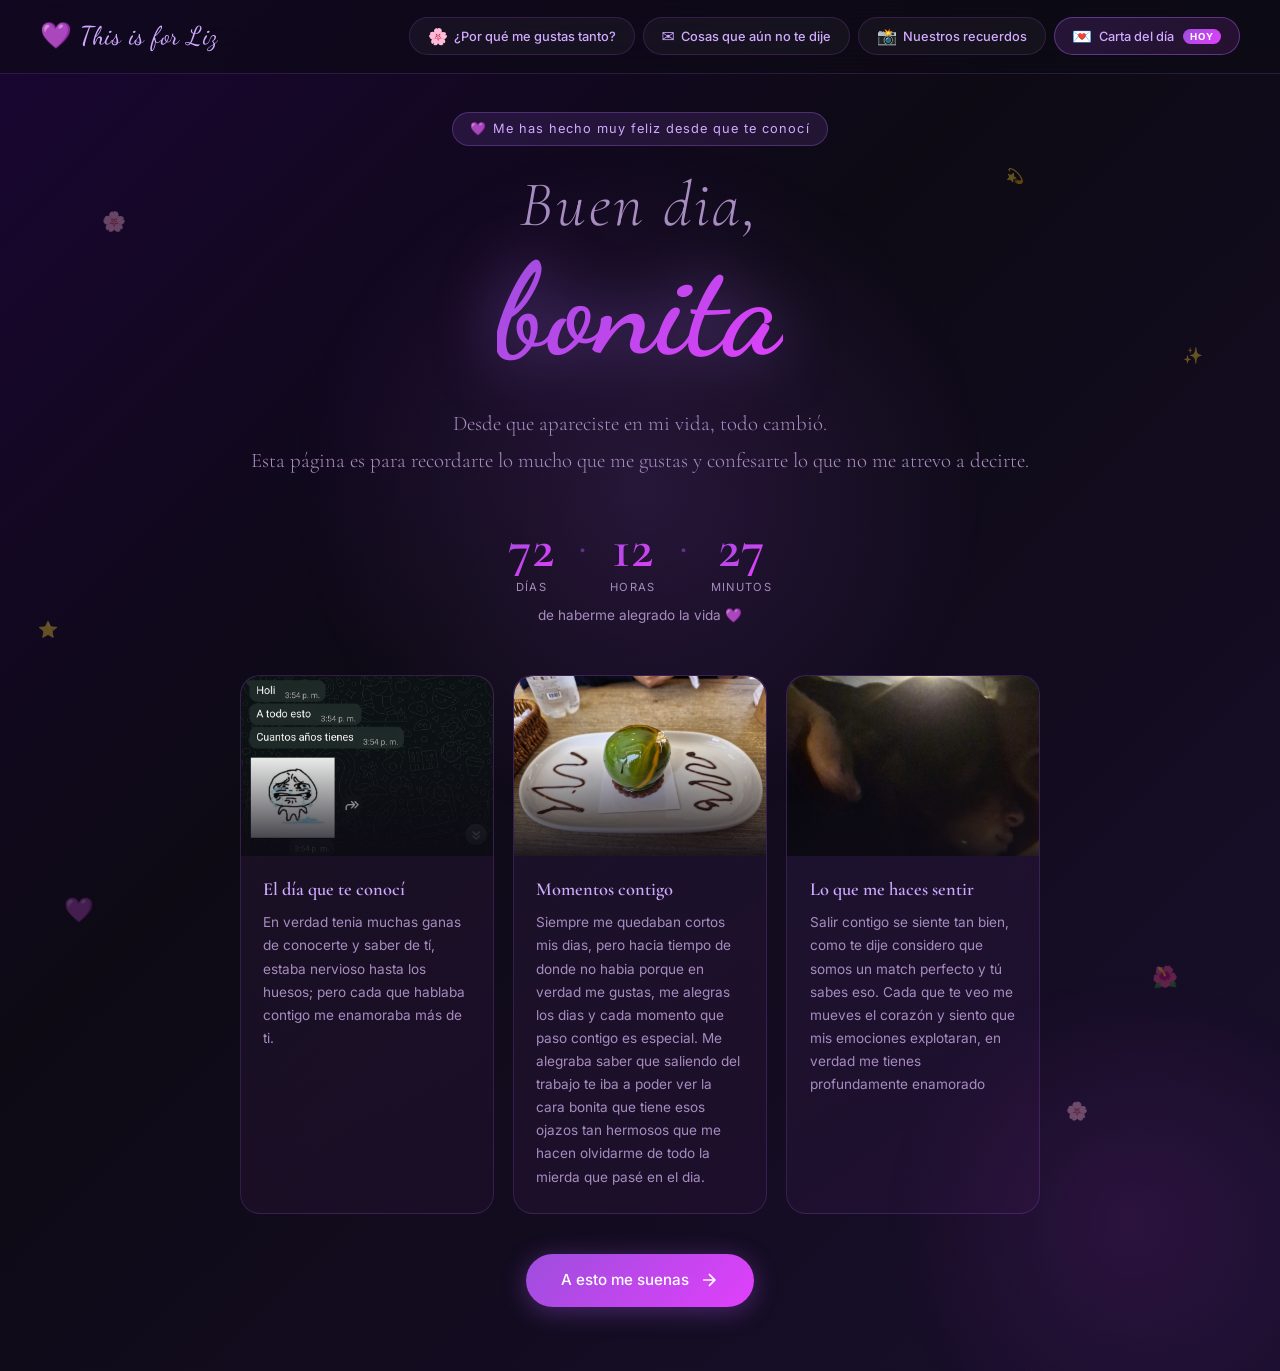
<file: index.html>
<!DOCTYPE html>
<html lang="es">

<head>
  <meta charset="UTF-8" />
  <meta name="viewport" content="width=device-width, initial-scale=1.0" />
  <title>This is for Liz 💜</title>
  <meta name="description"
    content="Una página especial dedicada a ti, para recordar todo lo que hemos vivido juntos." />
  <link rel="preconnect" href="https://fonts.googleapis.com" />
  <link rel="preconnect" href="https://fonts.gstatic.com" crossorigin />
  <link
    href="https://fonts.googleapis.com/css2?family=Cormorant+Garamond:ital,wght@0,300;0,400;0,600;1,300;1,400&family=Inter:wght@300;400;500&family=Dancing+Script:wght@400;600;700&display=swap"
    rel="stylesheet" />
  <link rel="stylesheet" href="style.css" />
</head>

<body>

  <!-- ✨ Partículas flotantes de fondo -->
  <div class="particles" id="particles"></div>

  <!-- 🌸 Pantalla Principal -->
  <main class="hero" id="hero">

    <!-- Encabezado con navegación de pestañas -->
    <header class="site-header" id="site-header">
      <div class="logo">💜 This is for Liz</div>
      <nav class="tab-nav" id="tab-nav" aria-label="Navegación principal">
        <button class="tab-btn" id="btn-why" onclick="openModal('modal-why')" aria-haspopup="dialog">
          <span class="tab-icon">🌸</span>
          <span class="tab-label">¿Por qué me gustas tanto?</span>
        </button>
        <button class="tab-btn" id="btn-unsaid" onclick="openModal('modal-unsaid')" aria-haspopup="dialog">
          <span class="tab-icon">✉️</span>
          <span class="tab-label">Cosas que aún no te dije</span>
        </button>
        <button class="tab-btn" id="btn-memories" onclick="openModal('modal-memories')" aria-haspopup="dialog">
          <span class="tab-icon">📸</span>
          <span class="tab-label">Nuestros recuerdos</span>
        </button>
        <button class="tab-btn tab-btn--carta" id="btn-carta" onclick="openModal('modal-carta')" aria-haspopup="dialog">
          <span class="tab-icon">💌</span>
          <span class="tab-label">Carta del día</span>
          <span class="carta-badge" id="carta-badge">HOY</span>
        </button>
      </nav>
    </header>

    <!-- Contenido principal del hero -->
    <section class="hero-content" id="hero-content">
      <div class="hero-badge">💜 Me has hecho muy feliz desde que te conocí</div>

      <h1 class="hero-title">
        <span class="title-line">Buen dia,</span>
        <span class="title-name" id="hero-name">bonita</span>
      </h1>

      <p class="hero-subtitle" id="hero-subtitle">
        Desde que apareciste en mi vida, todo cambió.<br />
        Esta página es para recordarte lo mucho que me gustas y confesarte lo que no me atrevo a decirte.
      </p>

      <!-- Contador de tiempo juntos -->
      <div class="time-counter" id="time-counter">
        <div class="counter-item">
          <span class="counter-number" id="counter-days">0</span>
          <span class="counter-label">días</span>
        </div>
        <div class="counter-divider">·</div>
        <div class="counter-item">
          <span class="counter-number" id="counter-hours">0</span>
          <span class="counter-label">horas</span>
        </div>
        <div class="counter-divider">·</div>
        <div class="counter-item">
          <span class="counter-number" id="counter-minutes">0</span>
          <span class="counter-label">minutos</span>
        </div>
      </div>
      <p class="counter-caption">de haberme alegrado la vida 💜</p>

      <!-- Tarjetas de experiencias en la pantalla principal -->
      <div class="experience-cards" id="experience-cards">

        <!-- ── Tarjeta 1: agrega tu foto en src="" ── -->
        <article class="exp-card" id="card-1">
          <div class="card-media" id="card-media-1">
            <!-- imagen: imagenes/primer_mensaje.jpeg -->
            <img class="card-photo" id="card-photo-1" src="imagenes/primer_mensaje.jpeg" alt="El día que te conocí"
              onerror="this.style.display='none'; this.nextElementSibling.style.display='flex'"
              onload="this.style.display='block'; this.nextElementSibling.style.display='none'" />
            <div class="card-photo-placeholder" id="card-placeholder-1">
              <span class="placeholder-icon">🌟</span>
            </div>
            <div class="card-media-overlay"></div>
          </div>
          <div class="card-body">
            <h3 class="card-title">El día que te conocí</h3>
            <p class="card-text">En verdad tenia muchas ganas de conocerte y saber de tí, estaba nervioso hasta los
              huesos; pero cada que hablaba contigo me enamoraba más de ti.</p>
          </div>
        </article>

        <!-- ── Tarjeta 2: agrega tu foto en src="" ── -->
        <article class="exp-card" id="card-2">
          <div class="card-media" id="card-media-2">
            <img class="card-photo" id="card-photo-2" src="imagenes/votaciones_dia.jpeg" alt="Momentos contigo"
              onerror="this.style.display='none'; this.nextElementSibling.style.display='flex'"
              onload="this.style.display='block'; this.nextElementSibling.style.display='none'" />
            <div class="card-photo-placeholder" id="card-placeholder-2">
              <span class="placeholder-icon">☕</span>
            </div>
            <div class="card-media-overlay"></div>
          </div>
          <div class="card-body">
            <h3 class="card-title">Momentos contigo</h3>
            <p class="card-text">Siempre me quedaban cortos mis dias, pero hacia tiempo de donde no habia porque en
              verdad me gustas, me alegras los dias y cada momento que paso contigo es especial.
              Me alegraba saber que saliendo del trabajo te iba a poder ver la cara bonita que tiene esos ojazos tan
              hermosos que me hacen olvidarme de todo la mierda que pasé en el dia.
            </p>
          </div>
        </article>

        <!-- ── Tarjeta 3: agrega tu foto en src="" ── -->
        <article class="exp-card" id="card-3">
          <div class="card-media" id="card-media-3">
            <img class="card-photo" id="card-photo-3" src="imagenes/bonita_captada_en_camara_durmiendo.jpeg"
              alt="Lo que me haces sentir"
              onerror="this.style.display='none'; this.nextElementSibling.style.display='flex'"
              onload="this.style.display='block'; this.nextElementSibling.style.display='none'" />
            <div class="card-photo-placeholder" id="card-placeholder-3">
              <span class="placeholder-icon">🎶</span>
            </div>
            <div class="card-media-overlay"></div>
          </div>
          <div class="card-body">
            <h3 class="card-title">Lo que me haces sentir</h3>
            <p class="card-text">Salir contigo se siente tan bien, como te dije considero que somos un match perfecto y
              tú sabes eso. Cada que te veo me mueves el corazón y siento que mis emociones explotaran, en verdad me
              tienes profundamente enamorado</p>
          </div>
        </article>

      </div>

      <!-- Botón de explorar (Playlist Spotify) -->
      <a href="https://open.spotify.com/playlist/4rgtYwGpGAIaKwRMOaZNDK?si=b5e7650c6e6040e9" target="_blank" rel="noopener noreferrer" class="cta-btn" id="cta-btn">
        <span>A esto me suenas</span>
        <svg width="20" height="20" viewBox="0 0 24 24" fill="none" stroke="currentColor" stroke-width="2">
          <path d="M5 12h14M12 5l7 7-7 7" />
        </svg>
      </a>
    </section>

    <!-- Flores decorativas flotantes -->
    <div class="floating-flowers" aria-hidden="true">
      <span class="flower f1">🌸</span>
      <span class="flower f2">✨</span>
      <span class="flower f3">💜</span>
      <span class="flower f4">🌺</span>
      <span class="flower f5">⭐</span>
      <span class="flower f6">🌸</span>
      <span class="flower f7">💫</span>
    </div>
  </main>

  <!-- ─────────────────────────────────────────── -->
  <!-- MODAL 1: ¿Por qué me gustas tanto?         -->
  <!-- ─────────────────────────────────────────── -->
  <div class="modal-overlay" id="modal-why" role="dialog" aria-modal="true" aria-labelledby="modal-why-title"
    onclick="closeModalOnOverlay(event, 'modal-why')">
    <div class="modal-window" id="modal-why-win">
      <button class="modal-close" onclick="closeModal('modal-why')" aria-label="Cerrar ventana">✕</button>
      <div class="modal-header">
        <span class="modal-icon">🌸</span>
        <h2 class="modal-title" id="modal-why-title">¿Por qué me gustas tanto?</h2>
      </div>
      <div class="modal-body" id="modal-why-body">
        <!-- Aquí irá el contenido personalizado -->
        <p class="modal-intro">Como siempre te dije razones me sobran, voy a intentar escribir algunas...</p>

        <div class="reason-list" id="reason-list">
          <div class="reason-item" id="reason-1">
            <span class="reason-num">01</span>
            <div class="reason-text">
              <h4>Eres tan "Ay"</h4>
              <p>Tu forma de ser tan unica hizo que me enamorara de ti, tus gestos, tu sonrisa, tu forma de hablar, ...,
                en verdad me tienes completamente idiota.</p>
            </div>
          </div>
          <div class="reason-item" id="reason-2">
            <span class="reason-num">02</span>
            <div class="reason-text">
              <h4>Tus ojos</h4>
              <p>Cada vez que te veo se me ilumina el rostro, y eso lo has notado. El poder verte eso ojos me llena el
                corazón el como me mirabas me hacia ponerme nervioso y feliz ksksk</p>
            </div>
          </div>
          <div class="reason-item" id="reason-3">
            <span class="reason-num">03</span>
            <div class="reason-text">
              <h4>Tu sonrisa</h4>
              <p>Cada vez que te veia sonreir me movias por dentro. En verdad, no te haces una idea de lo hermosa que te
                ves sonriendo
              </p>
            </div>
          </div>
          <div class="reason-item" id="reason-4">
            <span class="reason-num">04</span>
            <div class="reason-text">
              <h4>Tu forma de hablar</h4>
              <p>Me alegra tanto que cuando hablamos no es como la charla tipica y aburrida que se tiene siempre,
                contigo hasta hablar de traumas llega a ser divertido sksksksk</p>
            </div>
          </div>
          <div class="reason-item" id="reason-5">
            <span class="reason-num">05</span>
            <div class="reason-text">
              <h4>Tu forma de besar</h4>
              <p>Te prometo que nadie me habia besado como lo haces tú, al principio fue raro pero no por malo sino por
                novedad, pero me gusto mucho ksksk; desde sentir tus labios hasta el escucharte respirar con algo de
                dificultad, te prometo que es muy bonito recordarlo ksksk</p>
            </div>
          </div>
          <div class="reason-item" id="reason-6">
            <span class="reason-num">06</span>
            <div class="reason-text">
              <h4>Me gusta el como reaccionas a las sorpresas</h4>
              <p>Cada que te sorprendia con algo siempre te reias o sonreias, el solo ver tu reacción hacia que valga la
                pena</p>
            </div>
          </div>
          <div class="reason-item" id="reason-7">
            <span class="reason-num">07</span>
            <div class="reason-text">
              <h4>Me gusta tu forma de pensar</h4>
              <p>Como te intentaba decir, el que quieras hacer las cosas por tu cuenta sin necesitar ayuda me encanta; 
                me gusta ayudarte en lo que pueda no porque lo necesites sino porque me gustas</p>
            </div>
          </div>
        </div>
      </div>
    </div>
  </div>

  <!-- ─────────────────────────────────────────── -->
  <!-- MODAL 2: Cosas que aún no te dije          -->
  <!-- ─────────────────────────────────────────── -->
  <div class="modal-overlay" id="modal-unsaid" role="dialog" aria-modal="true" aria-labelledby="modal-unsaid-title"
    onclick="closeModalOnOverlay(event, 'modal-unsaid')">
    <div class="modal-window" id="modal-unsaid-win">
      <button class="modal-close" onclick="closeModal('modal-unsaid')" aria-label="Cerrar ventana">✕</button>
      <div class="modal-header">
        <span class="modal-icon">✉️</span>
        <h2 class="modal-title" id="modal-unsaid-title">Cosas que aún no te dije</h2>
      </div>
      <div class="modal-body" id="modal-unsaid-body">
        <p class="modal-intro">Hay cosas que quise decirte pero no supe como decirlas o me daba pena hacerlo...</p>

        <div class="letter-container" id="letter-container">
          <div class="letter" id="letter-1">
            <p class="letter-text">
              ----------------------------------------01-11-2026--------------------------------------------
              Me tragué el rogarte que te quedes a mi lado, porque en verdad te quiero lo suficiente como para respetar
              lo que decidas aunque me duela. Quiero que seas feliz y me gustaria que eso fuera a mi lado, si es que me
              eliges te prometo hacerte feliz cada dia y darte el afecto, cariño, respeto y todo lo que te mereces.
              Y si no es asi, espero que encuentres eso que buscas y seas feliz. Nunca me arrepentiré de haberte
              conocido
              y de haberte querido con todo mi ser. Te quiero mucho, mucho, mucho, en verdad no te haces una idea cuanto
              me gustas; estoy llorando mientras escribo esto porque me cuesta y duele el pensar que puede que no me
              elijas. Cuando hablamos de todo esto no podia dormir bien, y cuando dormi tuve una pesadilla, habia soñado
              que no me elegias a mí y te prometo que me desperté con lagrimas en los ojos. Pero como ya te habia dicho
              sea lo que sea que elijas yo estaré bien con eso.

            </p>
            <p class="letter-text">
              ----------------------------------------04-11-2026--------------------------------------------
              Cositas como la pregunta que te hice hoy que siento que son medio fuera de lugar te las haré por acá y ya 
              depende de tí si las respondes o no ksksksk. Por ejemplo hoy te diré algo y espero no te lo tomes a mal; 
              me da algo de celos el que a veces en shalom le sonrias al celular en vez de mí. Lo sé, es algo tonto y 
              que palta decirtelo de frente KSKSKSKSK.
            </p>
            <span class="letter-sig">— Te quiero con el alma 💜</span>
          </div>
        </div>
      </div>
    </div>
  </div>

  <!-- ─────────────────────────────────────────── -->
  <!-- MODAL 3: Nuestros recuerdos                -->
  <!-- ─────────────────────────────────────────── -->
  <div class="modal-overlay" id="modal-memories" role="dialog" aria-modal="true" aria-labelledby="modal-memories-title"
    onclick="closeModalOnOverlay(event, 'modal-memories')">
    <div class="modal-window" id="modal-memories-win">
      <button class="modal-close" onclick="closeModal('modal-memories')" aria-label="Cerrar ventana">✕</button>
      <div class="modal-header">
        <span class="modal-icon">📸</span>
        <h2 class="modal-title" id="modal-memories-title">Nuestros recuerdos</h2>
      </div>
      <div class="modal-body" id="modal-memories-body">
        <p class="modal-intro">Te dije que no soy mucho de tomar fotos, pero acá puse algunos momentos que los guardo en
          mi corazón...</p>

        <div class="memories-grid" id="memories-grid">

          <!-- ── Recuerdo 1: pon tu foto en src="" y el pie en data-caption="" ── -->
          <div class="memory-card" id="memory-1">
            <img class="memory-photo" id="memory-photo-1" src="imagenes/flores_1.jpeg" alt="Recuerdo 1"
              onerror="this.style.display='none'; this.nextElementSibling.style.display='flex'"
              onload="this.style.display='block'; this.nextElementSibling.style.display='none'" />
            <div class="memory-placeholder" id="memory-placeholder-1">
              <span>🌸</span>
              <p>Recuerdo 1</p>
              <small>Pon la ruta de tu foto en src=""</small>
            </div>
            <div class="memory-caption" id="memory-caption-1">Es medio loco recordar que las 2 semanas de conocerte ya
              queria darte flores ksksksks</div>
          </div>

          <!-- ── Recuerdo 2 ── -->
          <div class="memory-card" id="memory-2">
            <img class="memory-photo" id="memory-photo-2" src="imagenes/flores_2.jpeg" alt="Recuerdo 2"
              onerror="this.style.display='none'; this.nextElementSibling.style.display='flex'"
              onload="this.style.display='block'; this.nextElementSibling.style.display='none'" />
            <div class="memory-placeholder" id="memory-placeholder-2">
              <span>✨</span>
              <p>Recuerdo 2</p>
              <small>Pon la ruta de tu foto en src=""</small>
            </div>
            <div class="memory-caption" id="memory-caption-2">Lirios para mi delirio XD, frase quemada, no puede ser
            </div>
          </div>

          <!-- ── Recuerdo 3 ── -->
          <div class="memory-card" id="memory-3">
            <img class="memory-photo" id="memory-photo-3" src="imagenes/votaciones_dia.jpeg" alt="Recuerdo 3"
              onerror="this.style.display='none'; this.nextElementSibling.style.display='flex'"
              onload="this.style.display='block'; this.nextElementSibling.style.display='none'" />
            <div class="memory-placeholder" id="memory-placeholder-3">
              <span>💜</span>
              <p>Recuerdo 3</p>
              <small>Pon la ruta de tu foto en src=""</small>
            </div>
            <div class="memory-caption" id="memory-caption-3">El dia de las votaciones, me encanto el poder haber estado
              al menos unas horas contigo</div>
          </div>

          <!-- ── Recuerdo 4 ── -->
          <div class="memory-card" id="memory-4">
            <img class="memory-photo" id="memory-photo-4" src="imagenes/bonita_captada_en_camara_durmiendo.jpeg"
              alt="Recuerdo 4" onerror="this.style.display='none'; this.nextElementSibling.style.display='flex'"
              onload="this.style.display='block'; this.nextElementSibling.style.display='none'" />
            <div class="memory-placeholder" id="memory-placeholder-4">
              <span>🌺</span>
              <p>Recuerdo 4</p>
              <small>Pon la ruta de tu foto en src=""</small>
            </div>
            <div class="memory-caption" id="memory-caption-4">Fue hermoso haber pasado toda una tarde contigo, me
              llenaste el corazón</div>
          </div>

        </div>
      </div>
    </div>
  </div>

  <!-- ─────────────────────────────────────────── -->
  <!-- MODAL 4: Carta del día                     -->
  <!-- ─────────────────────────────────────────── -->
  <div class="modal-overlay" id="modal-carta" role="dialog" aria-modal="true" aria-labelledby="modal-carta-title"
    onclick="closeModalOnOverlay(event, 'modal-carta')">
    <div class="modal-window modal-window--carta" id="modal-carta-win">
      <button class="modal-close" onclick="closeModal('modal-carta')" aria-label="Cerrar ventana">✕</button>

      <div class="modal-header">
        <span class="modal-icon">💌</span>
        <div>
          <h2 class="modal-title" id="modal-carta-title">Carta del día</h2>
          <p class="carta-date" id="carta-date-label">Cargando fecha...</p>
        </div>
      </div>

      <div class="modal-body" id="modal-carta-body">

        <!-- Botón para volver a la carta de hoy -->
        <button class="carta-back-today hidden" id="carta-back-today" onclick="mostrarCartaHoy()">
          💜 Volver a la carta de hoy
        </button>

        <!-- Carta actual -->
        <div class="carta-display" id="carta-display">
          <div class="carta-paper" id="carta-paper">
            <div class="carta-paper-header">
              <span class="carta-paper-icon">💜</span>
              <span class="carta-paper-label" id="carta-paper-label">Para ti, hoy</span>
            </div>
            <div class="carta-text" id="carta-text">
              <!-- El contenido se inyecta desde script.js -->
            </div>
            <div class="carta-firma" id="carta-firma">— Con todo mi cariño 💜</div>
          </div>
        </div>

        <!-- Sin carta para hoy -->
        <div class="carta-empty hidden" id="carta-empty">
          <span class="carta-empty-icon">📭</span>
          <p>Aún no hay carta para hoy...</p>
          <small>Vuelve pronto 💜</small>
        </div>

        <!-- Separador -->
        <div class="carta-divider">
          <span>✦</span>
        </div>

        <!-- Contador para la siguiente carta -->
        <div class="carta-next" id="carta-next">
          <p class="carta-next-label">Próxima carta en</p>
          <div class="carta-countdown" id="carta-countdown">
            <div class="cd-item">
              <span class="cd-num" id="cd-hours">00</span>
              <span class="cd-label">horas</span>
            </div>
            <span class="cd-sep">:</span>
            <div class="cd-item">
              <span class="cd-num" id="cd-mins">00</span>
              <span class="cd-label">min</span>
            </div>
            <span class="cd-sep">:</span>
            <div class="cd-item">
              <span class="cd-num" id="cd-secs">00</span>
              <span class="cd-label">seg</span>
            </div>
          </div>
        </div>

        <!-- Historial de cartas pasadas -->
        <div class="carta-history" id="carta-history">
          <h3 class="carta-history-title">📚 Cartas anteriores</h3>
          <div class="carta-history-list" id="carta-history-list">
            <!-- Se genera dinámicamente -->
          </div>
        </div>

      </div>
    </div>
  </div>

  <script src="script.js"></script>
</body>

</html>
</file>
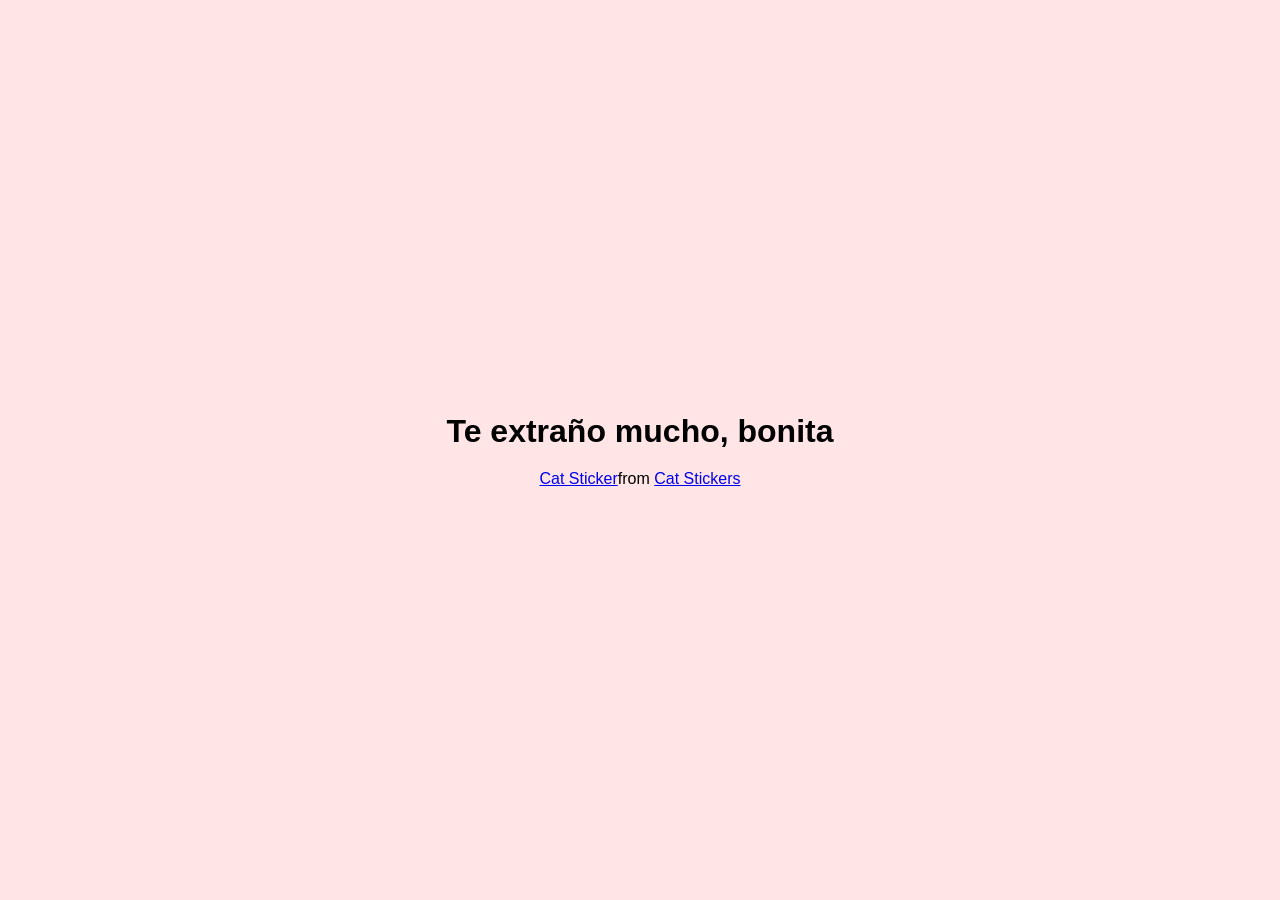
<file: Mm/index.html>
<!DOCTYPE html>
<html lang="en">
<head>
    <meta charset="UTF-8">
    <meta name="viewport" content="width=device-width, initial-scale=1.0">
    <link rel="stylesheet" href="style.css">
    <title>Document</title>
</head>
<body>
<div class="container">
    <h1>Te extraño mucho, bonita</h1>
    <div class="tenor-gif-embed" data-postid="15087706190445118582" data-share-method="host" data-aspect-ratio="0.791946" data-width="100%"><a href="https://tenor.com/view/cat-gif-15087706190445118582">Cat Sticker</a>from <a href="https://tenor.com/search/cat-stickers">Cat Stickers</a></div> <script type="text/javascript" async src="https://tenor.com/embed.js"></script>
</div>
</body>
</html>
</file>
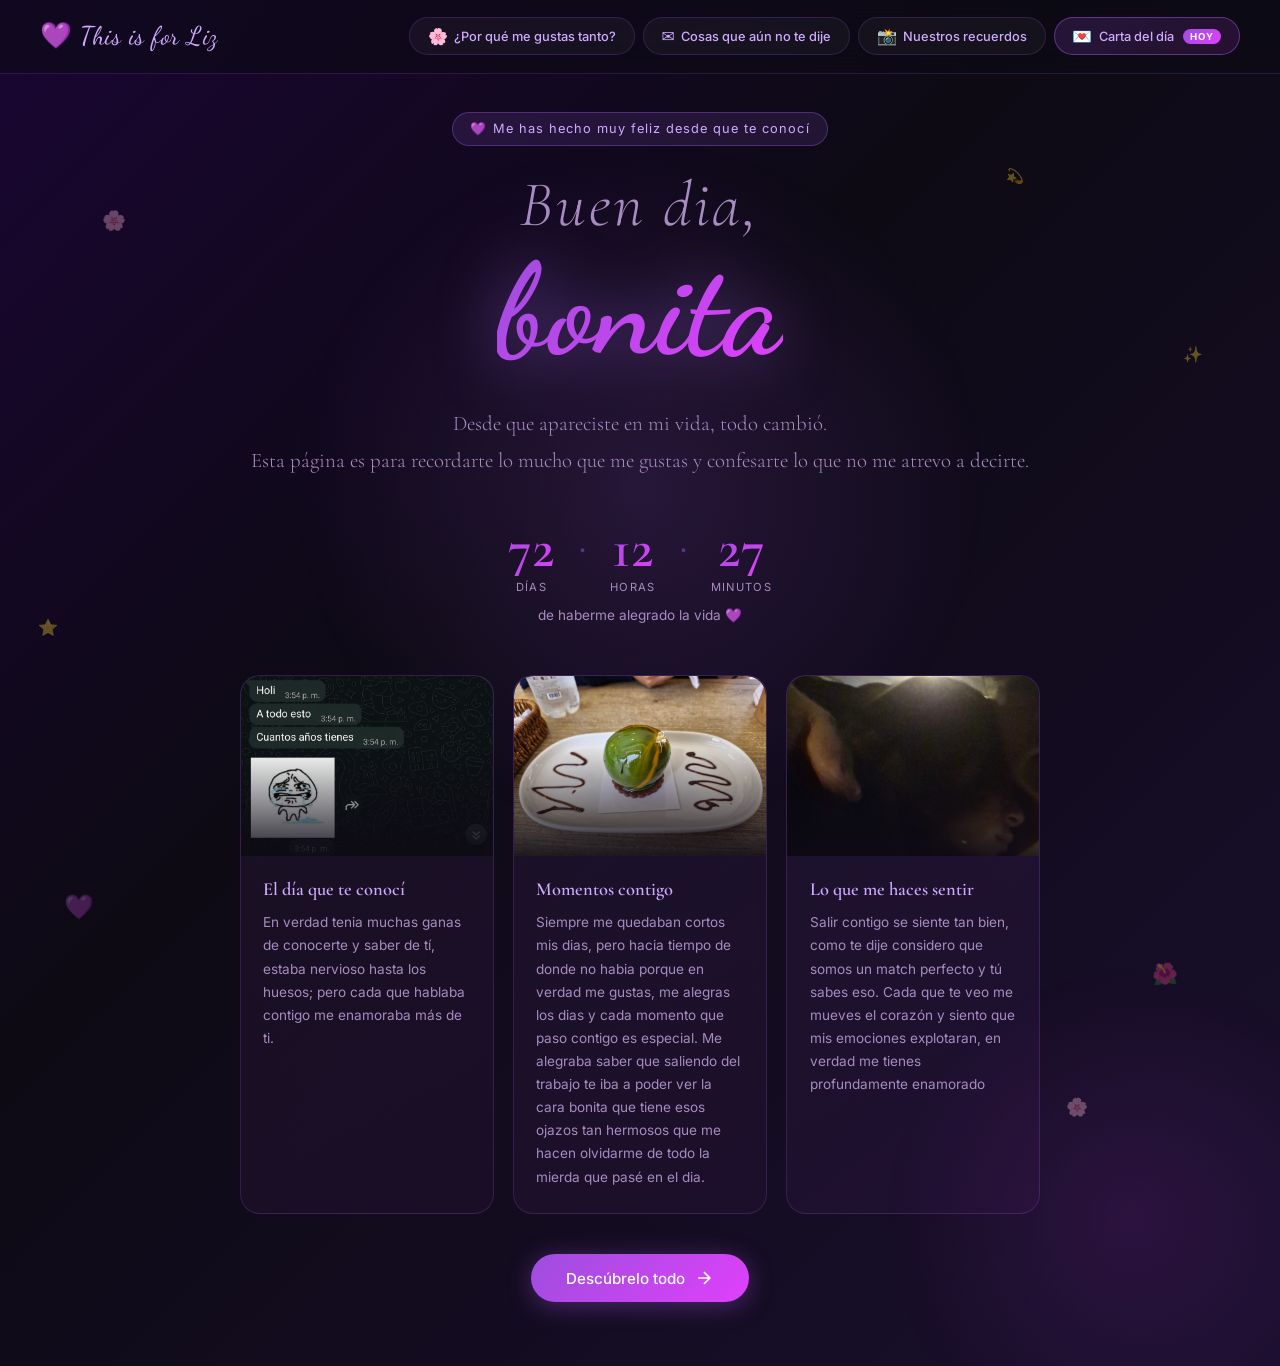
<file: Webeanding/index.html>
<!DOCTYPE html>
<html lang="es">

<head>
  <meta charset="UTF-8" />
  <meta name="viewport" content="width=device-width, initial-scale=1.0" />
  <title>This is for Liz 💜</title>
  <meta name="description"
    content="Una página especial dedicada a ti, para recordar todo lo que hemos vivido juntos." />
  <link rel="preconnect" href="https://fonts.googleapis.com" />
  <link rel="preconnect" href="https://fonts.gstatic.com" crossorigin />
  <link
    href="https://fonts.googleapis.com/css2?family=Cormorant+Garamond:ital,wght@0,300;0,400;0,600;1,300;1,400&family=Inter:wght@300;400;500&family=Dancing+Script:wght@400;600;700&display=swap"
    rel="stylesheet" />
  <link rel="stylesheet" href="style.css" />
</head>

<body>

  <!-- ✨ Partículas flotantes de fondo -->
  <div class="particles" id="particles"></div>

  <!-- 🌸 Pantalla Principal -->
  <main class="hero" id="hero">

    <!-- Encabezado con navegación de pestañas -->
    <header class="site-header" id="site-header">
      <div class="logo">💜 This is for Liz</div>
      <nav class="tab-nav" id="tab-nav" aria-label="Navegación principal">
        <button class="tab-btn" id="btn-why" onclick="openModal('modal-why')" aria-haspopup="dialog">
          <span class="tab-icon">🌸</span>
          <span class="tab-label">¿Por qué me gustas tanto?</span>
        </button>
        <button class="tab-btn" id="btn-unsaid" onclick="openModal('modal-unsaid')" aria-haspopup="dialog">
          <span class="tab-icon">✉️</span>
          <span class="tab-label">Cosas que aún no te dije</span>
        </button>
        <button class="tab-btn" id="btn-memories" onclick="openModal('modal-memories')" aria-haspopup="dialog">
          <span class="tab-icon">📸</span>
          <span class="tab-label">Nuestros recuerdos</span>
        </button>
        <button class="tab-btn tab-btn--carta" id="btn-carta" onclick="openModal('modal-carta')" aria-haspopup="dialog">
          <span class="tab-icon">💌</span>
          <span class="tab-label">Carta del día</span>
          <span class="carta-badge" id="carta-badge">HOY</span>
        </button>
      </nav>
    </header>

    <!-- Contenido principal del hero -->
    <section class="hero-content" id="hero-content">
      <div class="hero-badge">💜 Me has hecho muy feliz desde que te conocí</div>

      <h1 class="hero-title">
        <span class="title-line">Buen dia,</span>
        <span class="title-name" id="hero-name">bonita</span>
      </h1>

      <p class="hero-subtitle" id="hero-subtitle">
        Desde que apareciste en mi vida, todo cambió.<br />
        Esta página es para recordarte lo mucho que me gustas y confesarte lo que no me atrevo a decirte.
      </p>

      <!-- Contador de tiempo juntos -->
      <div class="time-counter" id="time-counter">
        <div class="counter-item">
          <span class="counter-number" id="counter-days">0</span>
          <span class="counter-label">días</span>
        </div>
        <div class="counter-divider">·</div>
        <div class="counter-item">
          <span class="counter-number" id="counter-hours">0</span>
          <span class="counter-label">horas</span>
        </div>
        <div class="counter-divider">·</div>
        <div class="counter-item">
          <span class="counter-number" id="counter-minutes">0</span>
          <span class="counter-label">minutos</span>
        </div>
      </div>
      <p class="counter-caption">de haberme alegrado la vida 💜</p>

      <!-- Tarjetas de experiencias en la pantalla principal -->
      <div class="experience-cards" id="experience-cards">

        <!-- ── Tarjeta 1: agrega tu foto en src="" ── -->
        <article class="exp-card" id="card-1">
          <div class="card-media" id="card-media-1">
            <!-- imagen: imagenes/primer_mensaje.jpeg -->
            <img class="card-photo" id="card-photo-1" src="imagenes/primer_mensaje.jpeg" alt="El día que te conocí"
              onerror="this.style.display='none'; this.nextElementSibling.style.display='flex'"
              onload="this.style.display='block'; this.nextElementSibling.style.display='none'" />
            <div class="card-photo-placeholder" id="card-placeholder-1">
              <span class="placeholder-icon">🌟</span>
            </div>
            <div class="card-media-overlay"></div>
          </div>
          <div class="card-body">
            <h3 class="card-title">El día que te conocí</h3>
            <p class="card-text">En verdad tenia muchas ganas de conocerte y saber de tí, estaba nervioso hasta los
              huesos; pero cada que hablaba contigo me enamoraba más de ti.</p>
          </div>
        </article>

        <!-- ── Tarjeta 2: agrega tu foto en src="" ── -->
        <article class="exp-card" id="card-2">
          <div class="card-media" id="card-media-2">
            <img class="card-photo" id="card-photo-2" src="imagenes/votaciones_dia.jpeg" alt="Momentos contigo"
              onerror="this.style.display='none'; this.nextElementSibling.style.display='flex'"
              onload="this.style.display='block'; this.nextElementSibling.style.display='none'" />
            <div class="card-photo-placeholder" id="card-placeholder-2">
              <span class="placeholder-icon">☕</span>
            </div>
            <div class="card-media-overlay"></div>
          </div>
          <div class="card-body">
            <h3 class="card-title">Momentos contigo</h3>
            <p class="card-text">Siempre me quedaban cortos mis dias, pero hacia tiempo de donde no habia porque en
              verdad me gustas, me alegras los dias y cada momento que paso contigo es especial.
              Me alegraba saber que saliendo del trabajo te iba a poder ver la cara bonita que tiene esos ojazos tan
              hermosos que me hacen olvidarme de todo la mierda que pasé en el dia.
            </p>
          </div>
        </article>

        <!-- ── Tarjeta 3: agrega tu foto en src="" ── -->
        <article class="exp-card" id="card-3">
          <div class="card-media" id="card-media-3">
            <img class="card-photo" id="card-photo-3" src="imagenes/bonita_captada_en_camara_durmiendo.jpeg"
              alt="Lo que me haces sentir"
              onerror="this.style.display='none'; this.nextElementSibling.style.display='flex'"
              onload="this.style.display='block'; this.nextElementSibling.style.display='none'" />
            <div class="card-photo-placeholder" id="card-placeholder-3">
              <span class="placeholder-icon">🎶</span>
            </div>
            <div class="card-media-overlay"></div>
          </div>
          <div class="card-body">
            <h3 class="card-title">Lo que me haces sentir</h3>
            <p class="card-text">Salir contigo se siente tan bien, como te dije considero que somos un match perfecto y
              tú sabes eso. Cada que te veo me mueves el corazón y siento que mis emociones explotaran, en verdad me
              tienes profundamente enamorado</p>
          </div>
        </article>

      </div>

      <!-- Botón de explorar -->
      <button class="cta-btn" id="cta-btn" onclick="openModal('modal-why')">
        <span>Descúbrelo todo</span>
        <svg width="20" height="20" viewBox="0 0 24 24" fill="none" stroke="currentColor" stroke-width="2">
          <path d="M5 12h14M12 5l7 7-7 7" />
        </svg>
      </button>
    </section>

    <!-- Flores decorativas flotantes -->
    <div class="floating-flowers" aria-hidden="true">
      <span class="flower f1">🌸</span>
      <span class="flower f2">✨</span>
      <span class="flower f3">💜</span>
      <span class="flower f4">🌺</span>
      <span class="flower f5">⭐</span>
      <span class="flower f6">🌸</span>
      <span class="flower f7">💫</span>
    </div>
  </main>

  <!-- ─────────────────────────────────────────── -->
  <!-- MODAL 1: ¿Por qué me gustas tanto?         -->
  <!-- ─────────────────────────────────────────── -->
  <div class="modal-overlay" id="modal-why" role="dialog" aria-modal="true" aria-labelledby="modal-why-title"
    onclick="closeModalOnOverlay(event, 'modal-why')">
    <div class="modal-window" id="modal-why-win">
      <button class="modal-close" onclick="closeModal('modal-why')" aria-label="Cerrar ventana">✕</button>
      <div class="modal-header">
        <span class="modal-icon">🌸</span>
        <h2 class="modal-title" id="modal-why-title">¿Por qué me gustas tanto?</h2>
      </div>
      <div class="modal-body" id="modal-why-body">
        <!-- Aquí irá el contenido personalizado -->
        <p class="modal-intro">Como siempre te dije razones me sobran, voy a intentar escribir algunas...</p>

        <div class="reason-list" id="reason-list">
          <div class="reason-item" id="reason-1">
            <span class="reason-num">01</span>
            <div class="reason-text">
              <h4>Eres tan "Ay"</h4>
              <p>Tu forma de ser tan unica hizo que me enamorara de ti, tus gestos, tu sonrisa, tu forma de hablar, ...,
                en verdad me tienes completamente idiota.</p>
            </div>
          </div>
          <div class="reason-item" id="reason-2">
            <span class="reason-num">02</span>
            <div class="reason-text">
              <h4>Tus ojos</h4>
              <p>Cada vez que te veo se me ilumina el rostro, y eso lo has notado. El poder verte eso ojos me llena el
                corazón el como me mirabas me hacia ponerme nervioso y feliz ksksk</p>
            </div>
          </div>
          <div class="reason-item" id="reason-3">
            <span class="reason-num">03</span>
            <div class="reason-text">
              <h4>Tu sonrisa</h4>
              <p>Cada vez que te veia sonreir me movias por dentro. En verdad, no te haces una idea de lo hermosa que te
                ves sonriendo
              </p>
            </div>
          </div>
          <div class="reason-item" id="reason-4">
            <span class="reason-num">04</span>
            <div class="reason-text">
              <h4>Tu forma de hablar</h4>
              <p>Me alegra tanto que cuando hablamos no es como la charla tipica y aburrida que se tiene siempre,
                contigo hasta hablar de traumas llega a ser divertido sksksksk</p>
            </div>
          </div>
          <div class="reason-item" id="reason-5">
            <span class="reason-num">05</span>
            <div class="reason-text">
              <h4>Tu forma de besar</h4>
              <p>Te prometo que nadie me habia besado como lo haces tú, al principio fue raro pero no por malo sino por
                novedad, pero me gusto mucho ksksk; desde sentir tus labios hasta el escucharte respirar con algo de
                dificultad, te prometo que es muy bonito recordarlo ksksk</p>
            </div>
          </div>
        </div>
      </div>
    </div>
  </div>

  <!-- ─────────────────────────────────────────── -->
  <!-- MODAL 2: Cosas que aún no te dije          -->
  <!-- ─────────────────────────────────────────── -->
  <div class="modal-overlay" id="modal-unsaid" role="dialog" aria-modal="true" aria-labelledby="modal-unsaid-title"
    onclick="closeModalOnOverlay(event, 'modal-unsaid')">
    <div class="modal-window" id="modal-unsaid-win">
      <button class="modal-close" onclick="closeModal('modal-unsaid')" aria-label="Cerrar ventana">✕</button>
      <div class="modal-header">
        <span class="modal-icon">✉️</span>
        <h2 class="modal-title" id="modal-unsaid-title">Cosas que aún no te dije</h2>
      </div>
      <div class="modal-body" id="modal-unsaid-body">
        <p class="modal-intro">Hay cosas que quise decirte pero no encontré el momento...</p>

        <div class="letter-container" id="letter-container">
          <div class="letter" id="letter-1">
            <p class="letter-text">
              "Me tragué el rogarte que te quedes a mi lado, porque en verdad te quiero lo suficiente como para respetar
              lo que decidas aunque me duela. Quiero que seas feliz y me gustaria que eso fuera a mi lado, si es que me
              eliges te prometo hacerte feliz cada dia y darte el afecto, cariño, respeto y todo lo que te mereces.
              Y si no es asi, espero que encuentres eso que buscas y seas feliz. Nunca me arrepentiré de haberte
              conocido
              y de haberte querido con todo mi ser. Te quiero mucho, mucho, mucho, en verdad no te haces una idea cuanto
              me gustas; estoy llorando mientras escribo esto porque me cuesta y duele el pensar que puede que no me
              elijas. Cuando hablamos de todo esto no podia dormir bien, y cuando dormi tuve una pesadilla, habia soñado
              que no me elegias a mí y te prometo que me desperté con lagrimas en los ojos. Pero como ya te habia dicho
              sea lo que sea que elijas yo estaré bien con eso
            </p>
            <span class="letter-sig">— Te quiero con el alma 💜</span>
          </div>
        </div>
      </div>
    </div>
  </div>

  <!-- ─────────────────────────────────────────── -->
  <!-- MODAL 3: Nuestros recuerdos                -->
  <!-- ─────────────────────────────────────────── -->
  <div class="modal-overlay" id="modal-memories" role="dialog" aria-modal="true" aria-labelledby="modal-memories-title"
    onclick="closeModalOnOverlay(event, 'modal-memories')">
    <div class="modal-window" id="modal-memories-win">
      <button class="modal-close" onclick="closeModal('modal-memories')" aria-label="Cerrar ventana">✕</button>
      <div class="modal-header">
        <span class="modal-icon">📸</span>
        <h2 class="modal-title" id="modal-memories-title">Nuestros recuerdos</h2>
      </div>
      <div class="modal-body" id="modal-memories-body">
        <p class="modal-intro">Te dije que no soy mucho de tomar fotos, pero acá puse algunos momentos que los guardo en
          mi corazón...</p>

        <div class="memories-grid" id="memories-grid">

          <!-- ── Recuerdo 1: pon tu foto en src="" y el pie en data-caption="" ── -->
          <div class="memory-card" id="memory-1">
            <img class="memory-photo" id="memory-photo-1" src="imagenes/flores_1.jpeg" alt="Recuerdo 1"
              onerror="this.style.display='none'; this.nextElementSibling.style.display='flex'"
              onload="this.style.display='block'; this.nextElementSibling.style.display='none'" />
            <div class="memory-placeholder" id="memory-placeholder-1">
              <span>🌸</span>
              <p>Recuerdo 1</p>
              <small>Pon la ruta de tu foto en src=""</small>
            </div>
            <div class="memory-caption" id="memory-caption-1">Es medio loco recordar que las 2 semanas de conocerte ya
              queria darte flores ksksksks</div>
          </div>

          <!-- ── Recuerdo 2 ── -->
          <div class="memory-card" id="memory-2">
            <img class="memory-photo" id="memory-photo-2" src="imagenes/flores_2.jpeg" alt="Recuerdo 2"
              onerror="this.style.display='none'; this.nextElementSibling.style.display='flex'"
              onload="this.style.display='block'; this.nextElementSibling.style.display='none'" />
            <div class="memory-placeholder" id="memory-placeholder-2">
              <span>✨</span>
              <p>Recuerdo 2</p>
              <small>Pon la ruta de tu foto en src=""</small>
            </div>
            <div class="memory-caption" id="memory-caption-2">Lirios para mi delirio XD, frase quemada, no puede ser
            </div>
          </div>

          <!-- ── Recuerdo 3 ── -->
          <div class="memory-card" id="memory-3">
            <img class="memory-photo" id="memory-photo-3" src="imagenes/votaciones_dia.jpeg" alt="Recuerdo 3"
              onerror="this.style.display='none'; this.nextElementSibling.style.display='flex'"
              onload="this.style.display='block'; this.nextElementSibling.style.display='none'" />
            <div class="memory-placeholder" id="memory-placeholder-3">
              <span>💜</span>
              <p>Recuerdo 3</p>
              <small>Pon la ruta de tu foto en src=""</small>
            </div>
            <div class="memory-caption" id="memory-caption-3">El dia de las votaciones, me encanto el poder haber estado
              al menos unas horas contigo</div>
          </div>

          <!-- ── Recuerdo 4 ── -->
          <div class="memory-card" id="memory-4">
            <img class="memory-photo" id="memory-photo-4" src="imagenes/bonita_captada_en_camara_durmiendo.jpeg"
              alt="Recuerdo 4" onerror="this.style.display='none'; this.nextElementSibling.style.display='flex'"
              onload="this.style.display='block'; this.nextElementSibling.style.display='none'" />
            <div class="memory-placeholder" id="memory-placeholder-4">
              <span>🌺</span>
              <p>Recuerdo 4</p>
              <small>Pon la ruta de tu foto en src=""</small>
            </div>
            <div class="memory-caption" id="memory-caption-4">Fue hermoso haber pasado toda una tarde contigo, me
              llenaste el corazón</div>
          </div>

        </div>
      </div>
    </div>
  </div>

  <!-- ─────────────────────────────────────────── -->
  <!-- MODAL 4: Carta del día                     -->
  <!-- ─────────────────────────────────────────── -->
  <div class="modal-overlay" id="modal-carta" role="dialog" aria-modal="true" aria-labelledby="modal-carta-title"
    onclick="closeModalOnOverlay(event, 'modal-carta')">
    <div class="modal-window modal-window--carta" id="modal-carta-win">
      <button class="modal-close" onclick="closeModal('modal-carta')" aria-label="Cerrar ventana">✕</button>

      <div class="modal-header">
        <span class="modal-icon">💌</span>
        <div>
          <h2 class="modal-title" id="modal-carta-title">Carta del día</h2>
          <p class="carta-date" id="carta-date-label">Cargando fecha...</p>
        </div>
      </div>

      <div class="modal-body" id="modal-carta-body">

        <!-- Carta actual -->
        <div class="carta-display" id="carta-display">
          <div class="carta-paper" id="carta-paper">
            <div class="carta-paper-header">
              <span class="carta-paper-icon">💜</span>
              <span class="carta-paper-label" id="carta-paper-label">Para ti, hoy</span>
            </div>
            <div class="carta-text" id="carta-text">
              <!-- El contenido se inyecta desde script.js -->
            </div>
            <div class="carta-firma" id="carta-firma">— Con todo mi cariño 💜</div>
          </div>
        </div>

        <!-- Sin carta para hoy -->
        <div class="carta-empty hidden" id="carta-empty">
          <span class="carta-empty-icon">📭</span>
          <p>Aún no hay carta para hoy...</p>
          <small>Vuelve pronto 💜</small>
        </div>

        <!-- Separador -->
        <div class="carta-divider">
          <span>✦</span>
        </div>

        <!-- Contador para la siguiente carta -->
        <div class="carta-next" id="carta-next">
          <p class="carta-next-label">Próxima carta en</p>
          <div class="carta-countdown" id="carta-countdown">
            <div class="cd-item">
              <span class="cd-num" id="cd-hours">00</span>
              <span class="cd-label">horas</span>
            </div>
            <span class="cd-sep">:</span>
            <div class="cd-item">
              <span class="cd-num" id="cd-mins">00</span>
              <span class="cd-label">min</span>
            </div>
            <span class="cd-sep">:</span>
            <div class="cd-item">
              <span class="cd-num" id="cd-secs">00</span>
              <span class="cd-label">seg</span>
            </div>
          </div>
        </div>

        <!-- Historial de cartas pasadas -->
        <div class="carta-history" id="carta-history">
          <h3 class="carta-history-title">📚 Cartas anteriores</h3>
          <div class="carta-history-list" id="carta-history-list">
            <!-- Se genera dinámicamente -->
          </div>
        </div>

      </div>
    </div>
  </div>

  <script src="script.js"></script>
</body>

</html>
</file>
<file: style.css>
/* ============================================
   ============================================ */

/* ── Variables de diseño ── */
:root {
  --clr-bg: #0d0a14;
  --clr-bg2: #140d1f;
  --clr-surface: rgba(255, 255, 255, 0.04);
  --clr-surface2: rgba(255, 255, 255, 0.08);
  --clr-border: rgba(180, 100, 255, 0.18);
  --clr-border2: rgba(180, 100, 255, 0.35);

  --clr-purple-1: #b46fff;
  /* principal */
  --clr-purple-2: #9d4edd;
  /* medio */
  --clr-purple-3: #7b2fbe;
  /* oscuro */
  --clr-pink: #e040fb;
  --clr-lavender: #d0aaff;
  --clr-text: #f0e6ff;
  --clr-text-muted: #a78cbf;

  --grad-main: linear-gradient(135deg, #1a0533 0%, #0d0a14 40%, #1a0f2e 100%);
  --grad-accent: linear-gradient(135deg, var(--clr-purple-2), var(--clr-pink));
  --grad-card: linear-gradient(145deg, rgba(180, 111, 255, 0.08) 0%, rgba(224, 64, 251, 0.04) 100%);

  --shadow-purple: 0 0 40px rgba(157, 78, 221, 0.25);
  --shadow-card: 0 8px 32px rgba(0, 0, 0, 0.4);
  --shadow-modal: 0 24px 80px rgba(0, 0, 0, 0.7), 0 0 60px rgba(157, 78, 221, 0.2);

  --radius-card: 20px;
  --radius-modal: 28px;
  --radius-btn: 50px;

  --font-serif: 'Cormorant Garamond', Georgia, serif;
  --font-script: 'Dancing Script', cursive;
  --font-sans: 'Inter', system-ui, sans-serif;

  --transition: 0.35s cubic-bezier(0.4, 0, 0.2, 1);
}

/* ── Reset & base ── */
*,
*::before,
*::after {
  box-sizing: border-box;
  margin: 0;
  padding: 0;
}

html {
  scroll-behavior: smooth;
}

body {
  font-family: var(--font-sans);
  background: var(--grad-main);
  color: var(--clr-text);
  min-height: 100vh;
  overflow-x: hidden;
  line-height: 1.6;
}

/* ══════════════════════════════════════════
   PARTÍCULAS DE FONDO
══════════════════════════════════════════ */
.particles {
  position: fixed;
  inset: 0;
  pointer-events: none;
  z-index: 0;
  overflow: hidden;
}

.particle {
  position: absolute;
  border-radius: 50%;
  opacity: 0;
  animation: float-particle linear infinite;
}

@keyframes float-particle {
  0% {
    transform: translateY(100vh) scale(0);
    opacity: 0;
  }

  10% {
    opacity: 1;
  }

  90% {
    opacity: 0.6;
  }

  100% {
    transform: translateY(-10vh) scale(1);
    opacity: 0;
  }
}

/* ══════════════════════════════════════════
   HEADER / NAVEGACIÓN
══════════════════════════════════════════ */
.site-header {
  position: fixed;
  top: 0;
  left: 0;
  right: 0;
  z-index: 100;
  display: flex;
  align-items: center;
  justify-content: space-between;
  padding: 1rem 2.5rem;
  background: rgba(13, 10, 20, 0.6);
  backdrop-filter: blur(20px);
  -webkit-backdrop-filter: blur(20px);
  border-bottom: 1px solid var(--clr-border);
  transition: var(--transition);
}

.site-header.scrolled {
  padding: 0.7rem 2.5rem;
  background: rgba(13, 10, 20, 0.9);
}

.logo {
  font-family: var(--font-script);
  font-size: 1.6rem;
  color: var(--clr-lavender);
  letter-spacing: 0.02em;
  flex-shrink: 0;
  user-select: none;
}

/* Tabs de navegación */
.tab-nav {
  display: flex;
  gap: 0.5rem;
  flex-wrap: wrap;
  justify-content: flex-end;
}

.tab-btn {
  display: flex;
  align-items: center;
  gap: 0.4rem;
  padding: 0.5rem 1.1rem;
  background: var(--clr-surface);
  border: 1px solid var(--clr-border);
  border-radius: var(--radius-btn);
  color: var(--clr-lavender);
  font-family: var(--font-sans);
  font-size: 0.8rem;
  font-weight: 500;
  cursor: pointer;
  transition: var(--transition);
  white-space: nowrap;
}

.tab-btn:hover,
.tab-btn:focus-visible {
  background: rgba(157, 78, 221, 0.2);
  border-color: var(--clr-purple-1);
  color: var(--clr-text);
  box-shadow: 0 0 16px rgba(157, 78, 221, 0.3);
  outline: none;
  transform: translateY(-1px);
}

.tab-icon {
  font-size: 1rem;
}

/* ══════════════════════════════════════════
   HERO / PANTALLA PRINCIPAL
══════════════════════════════════════════ */
.hero {
  position: relative;
  min-height: 100vh;
  display: flex;
  align-items: center;
  justify-content: center;
  padding: 7rem 1.5rem 4rem;
  overflow: hidden;
}

/* Orbe de fondo decorativo */
.hero::before {
  content: '';
  position: absolute;
  top: 10%;
  left: 50%;
  transform: translateX(-50%);
  width: 700px;
  height: 700px;
  background: radial-gradient(ellipse, rgba(157, 78, 221, 0.18) 0%, transparent 70%);
  pointer-events: none;
  animation: pulse-orb 6s ease-in-out infinite;
}

.hero::after {
  content: '';
  position: absolute;
  bottom: -100px;
  right: -100px;
  width: 500px;
  height: 500px;
  background: radial-gradient(ellipse, rgba(224, 64, 251, 0.1) 0%, transparent 70%);
  pointer-events: none;
}

@keyframes pulse-orb {

  0%,
  100% {
    transform: translateX(-50%) scale(1);
    opacity: 0.7;
  }

  50% {
    transform: translateX(-50%) scale(1.1);
    opacity: 1;
  }
}

.hero-content {
  position: relative;
  z-index: 2;
  text-align: center;
  max-width: 800px;
  width: 100%;
  animation: fade-in-up 1s ease both;
}

@keyframes fade-in-up {
  from {
    opacity: 0;
    transform: translateY(40px);
  }

  to {
    opacity: 1;
    transform: translateY(0);
  }
}

/* Badge */
.hero-badge {
  display: inline-block;
  padding: 0.35rem 1.1rem;
  background: rgba(180, 111, 255, 0.12);
  border: 1px solid rgba(180, 111, 255, 0.3);
  border-radius: var(--radius-btn);
  font-size: 0.8rem;
  letter-spacing: 0.08em;
  color: var(--clr-lavender);
  margin-bottom: 1.5rem;
  animation: fade-in-up 1s 0.1s ease both;
}

/* Título hero */
.hero-title {
  display: flex;
  flex-direction: column;
  align-items: center;
  line-height: 1.1;
  margin-bottom: 1.5rem;
  animation: fade-in-up 1s 0.2s ease both;
}

.title-line {
  font-family: var(--font-serif);
  font-size: clamp(2.5rem, 6vw, 4rem);
  font-weight: 300;
  font-style: italic;
  color: var(--clr-text-muted);
  letter-spacing: 0.04em;
}

.title-name {
  font-family: var(--font-script);
  font-size: clamp(4rem, 12vw, 8rem);
  font-weight: 700;
  background: var(--grad-accent);
  -webkit-background-clip: text;
  -webkit-text-fill-color: transparent;
  background-clip: text;
  filter: drop-shadow(0 0 30px rgba(180, 111, 255, 0.5));
  animation: name-glow 3s ease-in-out infinite;
}

@keyframes name-glow {

  0%,
  100% {
    filter: drop-shadow(0 0 20px rgba(180, 111, 255, 0.4));
  }

  50% {
    filter: drop-shadow(0 0 50px rgba(224, 64, 251, 0.6));
  }
}

/* Subtítulo */
.hero-subtitle {
  font-family: var(--font-serif);
  font-size: clamp(1rem, 2.5vw, 1.3rem);
  font-weight: 300;
  color: var(--clr-text-muted);
  line-height: 1.8;
  margin-bottom: 2.5rem;
  animation: fade-in-up 1s 0.3s ease both;
}

/* Contador de tiempo */
.time-counter {
  display: flex;
  align-items: center;
  justify-content: center;
  gap: 1.5rem;
  margin-bottom: 0.5rem;
  animation: fade-in-up 1s 0.4s ease both;
}

.counter-item {
  display: flex;
  flex-direction: column;
  align-items: center;
}

.counter-number {
  font-family: var(--font-serif);
  font-size: clamp(2rem, 5vw, 3.5rem);
  font-weight: 600;
  background: var(--grad-accent);
  -webkit-background-clip: text;
  -webkit-text-fill-color: transparent;
  background-clip: text;
  line-height: 1;
}

.counter-label {
  font-size: 0.7rem;
  letter-spacing: 0.12em;
  text-transform: uppercase;
  color: var(--clr-text-muted);
  margin-top: 0.2rem;
}

.counter-divider {
  font-size: 2rem;
  color: var(--clr-purple-2);
  opacity: 0.5;
  line-height: 1;
  padding-bottom: 1rem;
}

.counter-caption {
  font-size: 0.85rem;
  color: var(--clr-text-muted);
  margin-bottom: 3rem;
  animation: fade-in-up 1s 0.5s ease both;
}

/* ══════════════════════════════════════════
   TARJETAS DE EXPERIENCIAS
══════════════════════════════════════════ */
.experience-cards {
  display: grid;
  grid-template-columns: repeat(auto-fit, minmax(240px, 1fr));
  gap: 1.2rem;
  margin-bottom: 2.5rem;
  animation: fade-in-up 1s 0.6s ease both;
}

.exp-card {
  background: var(--grad-card);
  border: 1px solid var(--clr-border);
  border-radius: var(--radius-card);
  text-align: left;
  cursor: default;
  transition: var(--transition);
  position: relative;
  overflow: hidden;
  display: flex;
  flex-direction: column;
}

.exp-card::after {
  content: '';
  position: absolute;
  inset: 0;
  border-radius: var(--radius-card);
  background: linear-gradient(135deg, rgba(180, 111, 255, 0.06) 0%, transparent 60%);
  opacity: 0;
  transition: var(--transition);
  pointer-events: none;
  z-index: 2;
}

.exp-card:hover {
  border-color: var(--clr-border2);
  transform: translateY(-5px);
  box-shadow: var(--shadow-purple);
}

.exp-card:hover::after {
  opacity: 1;
}

/* ── Área de imagen ── */
.card-media {
  position: relative;
  width: 100%;
  height: 180px;
  overflow: hidden;
  border-radius: var(--radius-card) var(--radius-card) 0 0;
  flex-shrink: 0;
}

/* Foto real */
.card-photo {
  width: 100%;
  height: 100%;
  object-fit: cover;
  object-position: center top;
  display: none;
  /* oculta hasta que cargue (onload la muestra) */
  transition: transform 0.5s ease;
}

.exp-card:hover .card-photo {
  transform: scale(1.05);
}

/* Placeholder cuando no hay foto */
.card-photo-placeholder {
  position: absolute;
  inset: 0;
  display: flex;
  /* visible por defecto */
  align-items: center;
  justify-content: center;
  background: linear-gradient(145deg, rgba(157, 78, 221, 0.15), rgba(224, 64, 251, 0.08));
}

.placeholder-icon {
  font-size: 3rem;
  opacity: 0.7;
  filter: drop-shadow(0 0 12px rgba(180, 111, 255, 0.5));
  transition: transform 0.3s ease;
}

.exp-card:hover .placeholder-icon {
  transform: scale(1.15);
}

/* Overlay degradado al fondo de la imagen */
.card-media-overlay {
  position: absolute;
  bottom: 0;
  left: 0;
  right: 0;
  height: 60%;
  background: linear-gradient(to top, rgba(13, 10, 20, 0.9) 0%, transparent 100%);
  pointer-events: none;
}

/* ── Cuerpo de texto ── */
.card-body {
  padding: 1.2rem 1.4rem 1.5rem;
  flex: 1;
}

.card-title {
  font-family: var(--font-serif);
  font-size: 1.15rem;
  font-weight: 600;
  color: var(--clr-lavender);
  margin-bottom: 0.45rem;
}

.card-text {
  font-size: 0.85rem;
  color: var(--clr-text-muted);
  line-height: 1.7;
}


/* ── CTA Button ── */
.cta-btn {
  display: inline-flex;
  align-items: center;
  gap: 0.6rem;
  padding: 0.9rem 2.2rem;
  background: var(--grad-accent);
  border: none;
  border-radius: var(--radius-btn);
  color: #fff;
  text-decoration: none;
  font-family: var(--font-sans);
  font-size: 0.95rem;
  font-weight: 500;
  cursor: pointer;
  transition: var(--transition);
  box-shadow: 0 4px 24px rgba(157, 78, 221, 0.4);
  animation: fade-in-up 1s 0.7s ease both;
}

.cta-btn:hover {
  transform: translateY(-2px) scale(1.03);
  box-shadow: 0 8px 36px rgba(157, 78, 221, 0.55);
}

.cta-btn svg {
  transition: transform 0.3s ease;
}

.cta-btn:hover svg {
  transform: translateX(4px);
}

/* ══════════════════════════════════════════
   FLORES FLOTANTES DECORATIVAS
══════════════════════════════════════════ */
.floating-flowers {
  position: absolute;
  inset: 0;
  pointer-events: none;
  z-index: 1;
  overflow: hidden;
}

.flower {
  position: absolute;
  font-size: 1.5rem;
  opacity: 0.35;
  animation: float-flower ease-in-out infinite;
  user-select: none;
}

.f1 {
  top: 15%;
  left: 8%;
  animation-duration: 7s;
  animation-delay: 0s;
  font-size: 1.2rem;
}

.f2 {
  top: 25%;
  right: 6%;
  animation-duration: 9s;
  animation-delay: 1.5s;
  font-size: 1rem;
}

.f3 {
  top: 65%;
  left: 5%;
  animation-duration: 8s;
  animation-delay: 0.8s;
}

.f4 {
  top: 70%;
  right: 8%;
  animation-duration: 10s;
  animation-delay: 2s;
  font-size: 1.3rem;
}

.f5 {
  top: 45%;
  left: 3%;
  animation-duration: 6s;
  animation-delay: 3s;
  font-size: 1rem;
}

.f6 {
  top: 80%;
  right: 15%;
  animation-duration: 11s;
  animation-delay: 0.3s;
  font-size: 1.1rem;
}

.f7 {
  top: 12%;
  right: 20%;
  animation-duration: 8.5s;
  animation-delay: 2.5s;
  font-size: 0.9rem;
}

@keyframes float-flower {

  0%,
  100% {
    transform: translateY(0) rotate(0deg);
  }

  33% {
    transform: translateY(-18px) rotate(8deg);
  }

  66% {
    transform: translateY(-8px) rotate(-5deg);
  }
}

/* ══════════════════════════════════════════
   MODALES / VENTANAS FLOTANTES
══════════════════════════════════════════ */
.modal-overlay {
  position: fixed;
  inset: 0;
  z-index: 200;
  background: rgba(5, 2, 12, 0.75);
  backdrop-filter: blur(8px);
  -webkit-backdrop-filter: blur(8px);
  display: flex;
  align-items: center;
  justify-content: center;
  padding: 1.5rem;
  opacity: 0;
  visibility: hidden;
  transition: opacity 0.35s ease, visibility 0.35s ease;
}

.modal-overlay.active {
  opacity: 1;
  visibility: visible;
}

.modal-window {
  background: linear-gradient(145deg, #1c1030 0%, #120a22 100%);
  border: 1px solid var(--clr-border2);
  border-radius: var(--radius-modal);
  box-shadow: var(--shadow-modal);
  width: 100%;
  max-width: 620px;
  max-height: 85vh;
  overflow-y: auto;
  position: relative;
  transform: translateY(30px) scale(0.96);
  transition: transform 0.4s cubic-bezier(0.34, 1.56, 0.64, 1), opacity 0.35s ease;
  opacity: 0;
}

/* Scrollbar del modal */
.modal-window::-webkit-scrollbar {
  width: 5px;
}

.modal-window::-webkit-scrollbar-track {
  background: transparent;
}

.modal-window::-webkit-scrollbar-thumb {
  background: var(--clr-purple-3);
  border-radius: 99px;
}

.modal-overlay.active .modal-window {
  transform: translateY(0) scale(1);
  opacity: 1;
}

/* Botón cerrar */
.modal-close {
  position: absolute;
  top: 1.2rem;
  right: 1.2rem;
  width: 34px;
  height: 34px;
  background: rgba(255, 255, 255, 0.07);
  border: 1px solid var(--clr-border);
  border-radius: 50%;
  color: var(--clr-text-muted);
  font-size: 0.9rem;
  cursor: pointer;
  display: flex;
  align-items: center;
  justify-content: center;
  transition: var(--transition);
  z-index: 10;
}

.modal-close:hover {
  background: rgba(180, 111, 255, 0.2);
  color: var(--clr-text);
  border-color: var(--clr-purple-1);
}

/* Header del modal */
.modal-header {
  padding: 2.2rem 2.2rem 0;
  display: flex;
  align-items: center;
  gap: 1rem;
  border-bottom: 1px solid var(--clr-border);
  padding-bottom: 1.5rem;
  margin-bottom: 1.5rem;
}

.modal-icon {
  font-size: 2rem;
}

.modal-title {
  font-family: var(--font-serif);
  font-size: clamp(1.3rem, 3vw, 1.8rem);
  font-weight: 400;
  font-style: italic;
  background: var(--grad-accent);
  -webkit-background-clip: text;
  -webkit-text-fill-color: transparent;
  background-clip: text;
}

.modal-body {
  padding: 0 2.2rem 2.2rem;
}

.modal-intro {
  font-family: var(--font-serif);
  font-size: 1.05rem;
  font-style: italic;
  color: var(--clr-text-muted);
  margin-bottom: 1.8rem;
}

/* ── Modal: Lista de razones ── */
.reason-list {
  display: flex;
  flex-direction: column;
  gap: 1.2rem;
}

.reason-item {
  display: flex;
  gap: 1.2rem;
  align-items: flex-start;
  padding: 1.2rem;
  background: var(--clr-surface);
  border: 1px solid var(--clr-border);
  border-radius: 14px;
  transition: var(--transition);
}

.reason-item:hover {
  border-color: var(--clr-border2);
  background: var(--clr-surface2);
}

.reason-num {
  font-family: var(--font-serif);
  font-size: 2rem;
  font-weight: 600;
  color: var(--clr-purple-2);
  opacity: 0.5;
  line-height: 1;
  flex-shrink: 0;
  min-width: 2.5rem;
}

.reason-text h4 {
  font-family: var(--font-serif);
  font-size: 1.1rem;
  color: var(--clr-lavender);
  margin-bottom: 0.3rem;
}

.reason-text p {
  font-size: 0.88rem;
  color: var(--clr-text-muted);
  line-height: 1.7;
}

/* ── Modal: Carta ── */
.letter-container {
  display: flex;
  flex-direction: column;
  gap: 1rem;
}

.letter {
  background: rgba(180, 111, 255, 0.05);
  border: 1px solid var(--clr-border);
  border-left: 3px solid var(--clr-purple-2);
  border-radius: 0 14px 14px 0;
  padding: 1.5rem;
}

.letter-text {
  font-family: var(--font-serif);
  font-size: 1.05rem;
  font-style: italic;
  line-height: 1.9;
  color: var(--clr-text);
  margin-bottom: 1rem;
}

.letter-sig {
  font-family: var(--font-script);
  font-size: 1.1rem;
  color: var(--clr-purple-1);
}

/* ── Modal: Cuadrícula de recuerdos ── */
.memories-grid {
  display: grid;
  grid-template-columns: repeat(2, 1fr);
  gap: 1rem;
}

.memory-card {
  aspect-ratio: 1;
  border-radius: 16px;
  overflow: hidden;
  border: 1px solid var(--clr-border);
  transition: var(--transition);
  position: relative;
  background: var(--grad-card);
}

.memory-card:hover {
  border-color: var(--clr-border2);
  transform: scale(1.02);
  box-shadow: var(--shadow-purple);
}

/* ── Foto real ── */
.memory-photo {
  position: absolute;
  inset: 0;
  width: 100%;
  height: 100%;
  object-fit: cover;
  object-position: center top;
  display: none;
  transition: transform 0.5s ease;
}

.memory-card:hover .memory-photo {
  transform: scale(1.06);
}

/* ── Placeholder sin foto ── */
.memory-placeholder {
  position: absolute;
  inset: 0;
  background: var(--grad-card);
  display: flex;
  flex-direction: column;
  align-items: center;
  justify-content: center;
  gap: 0.4rem;
  padding: 1rem;
  text-align: center;
}

.memory-placeholder span {
  font-size: 2.5rem;
}

.memory-placeholder p {
  font-family: var(--font-serif);
  font-size: 0.95rem;
  color: var(--clr-lavender);
}

.memory-placeholder small {
  font-size: 0.72rem;
  color: var(--clr-text-muted);
}

/* ── Caption al pie (aparece al hacer hover sobre la foto) ── */
.memory-caption {
  position: absolute;
  bottom: 0;
  left: 0;
  right: 0;
  padding: 0.7rem 0.8rem 0.6rem;
  background: linear-gradient(to top, rgba(10, 5, 20, 0.88) 0%, transparent 100%);
  font-family: var(--font-serif);
  font-size: 0.82rem;
  font-style: italic;
  color: var(--clr-lavender);
  opacity: 0;
  transform: translateY(4px);
  transition: opacity 0.3s ease, transform 0.3s ease;
  pointer-events: none;
  z-index: 3;
}

.memory-card:hover .memory-caption {
  opacity: 1;
  transform: translateY(0);
}

/* ══════════════════════════════════════════
   RESPONSIVE
══════════════════════════════════════════ */
@media (max-width: 640px) {
  .site-header {
    flex-direction: column;
    gap: 0.8rem;
    padding: 0.9rem 1rem;
  }

  .tab-nav {
    justify-content: center;
    gap: 0.4rem;
  }

  .tab-label {
    display: none;
  }

  .tab-icon {
    font-size: 1.3rem;
  }

  .tab-btn {
    padding: 0.5rem 0.8rem;
    border-radius: 12px;
  }

  .experience-cards {
    grid-template-columns: 1fr;
  }

  .memories-grid {
    grid-template-columns: 1fr 1fr;
  }

  .modal-header,
  .modal-body {
    padding-left: 1.4rem;
    padding-right: 1.4rem;
  }

  .hero {
    padding-top: 10rem;
  }
}

@media (max-width: 400px) {
  .memories-grid {
    grid-template-columns: 1fr;
  }
}

/* ══════════════════════════════════════════
   PESTAÑA: Carta del día — botón especial
══════════════════════════════════════════ */
.tab-btn--carta {
  background: linear-gradient(135deg, rgba(157, 78, 221, 0.18), rgba(224, 64, 251, 0.12));
  border-color: rgba(180, 111, 255, 0.4);
  position: relative;
}

.tab-btn--carta:hover {
  background: linear-gradient(135deg, rgba(157, 78, 221, 0.35), rgba(224, 64, 251, 0.25));
}

.carta-badge {
  background: var(--grad-accent);
  color: #fff;
  font-size: 0.6rem;
  font-weight: 700;
  letter-spacing: 0.1em;
  padding: 0.15rem 0.45rem;
  border-radius: 99px;
  margin-left: 0.2rem;
  animation: badge-pulse 2s ease-in-out infinite;
}

@keyframes badge-pulse {

  0%,
  100% {
    box-shadow: 0 0 0 0 rgba(224, 64, 251, 0.5);
  }

  50% {
    box-shadow: 0 0 0 5px rgba(224, 64, 251, 0);
  }
}

/* ══════════════════════════════════════════
   MODAL: Carta del día — ventana más ancha
══════════════════════════════════════════ */
.modal-window--carta {
  max-width: 680px;
}

/* Fecha en el header */
.carta-date {
  font-size: 0.78rem;
  color: var(--clr-text-muted);
  margin-top: 0.15rem;
  letter-spacing: 0.06em;
}

/* ── Papel de la carta ── */
.carta-display {
  margin-bottom: 0.5rem;
}

.carta-paper {
  background: linear-gradient(160deg, #1e1135 0%, #170e2e 100%);
  border: 1px solid rgba(180, 111, 255, 0.3);
  border-radius: 18px;
  padding: 1.8rem 2rem;
  position: relative;
  overflow: hidden;
  box-shadow: inset 0 1px 0 rgba(255, 255, 255, 0.04), 0 8px 32px rgba(0, 0, 0, 0.3);
  animation: carta-appear 0.5s ease both;
}

@keyframes carta-appear {
  from {
    opacity: 0;
    transform: translateY(12px) scale(0.98);
  }

  to {
    opacity: 1;
    transform: translateY(0) scale(1);
  }
}

/* Líneas decorativas de papel */
.carta-paper::before {
  content: '';
  position: absolute;
  inset: 0;
  background: repeating-linear-gradient(transparent,
      transparent 31px,
      rgba(180, 111, 255, 0.06) 31px,
      rgba(180, 111, 255, 0.06) 32px);
  pointer-events: none;
  border-radius: 18px;
}

.carta-paper-header {
  display: flex;
  align-items: center;
  gap: 0.6rem;
  margin-bottom: 1.2rem;
  padding-bottom: 0.8rem;
  border-bottom: 1px solid rgba(180, 111, 255, 0.15);
}

.carta-paper-icon {
  font-size: 1.2rem;
}

.carta-paper-label {
  font-family: var(--font-script);
  font-size: 1.1rem;
  color: var(--clr-lavender);
}

.carta-text {
  font-family: var(--font-serif);
  font-size: 1.05rem;
  font-style: italic;
  line-height: 2;
  color: var(--clr-text);
  white-space: pre-line;
  position: relative;
  z-index: 1;
  min-height: 80px;
}

.carta-firma {
  margin-top: 1.5rem;
  font-family: var(--font-script);
  font-size: 1.2rem;
  color: var(--clr-purple-1);
  text-align: right;
}

/* Sin carta */
.carta-empty {
  display: flex;
  flex-direction: column;
  align-items: center;
  gap: 0.4rem;
  padding: 2.5rem;
  text-align: center;
  color: var(--clr-text-muted);
}

.carta-empty-icon {
  font-size: 3rem;
  margin-bottom: 0.3rem;
}

.carta-empty p {
  font-family: var(--font-serif);
  font-size: 1.1rem;
}

.carta-empty small {
  font-size: 0.85rem;
}

.hidden {
  display: none !important;
}

/* ── Separador decorativo ── */
.carta-divider {
  display: flex;
  align-items: center;
  gap: 0.8rem;
  margin: 1.6rem 0;
  color: rgba(180, 111, 255, 0.3);
  font-size: 0.9rem;
}

.carta-divider::before,
.carta-divider::after {
  content: '';
  flex: 1;
  height: 1px;
  background: linear-gradient(to right, transparent, rgba(180, 111, 255, 0.2), transparent);
}

/* ── Contador próxima carta ── */
.carta-next {
  text-align: center;
  margin-bottom: 1.8rem;
}

.carta-next-label {
  font-size: 0.75rem;
  letter-spacing: 0.12em;
  text-transform: uppercase;
  color: var(--clr-text-muted);
  margin-bottom: 0.7rem;
}

.carta-countdown {
  display: inline-flex;
  align-items: center;
  gap: 0.5rem;
  background: var(--clr-surface);
  border: 1px solid var(--clr-border);
  border-radius: 16px;
  padding: 0.8rem 1.5rem;
}

.cd-item {
  display: flex;
  flex-direction: column;
  align-items: center;
  min-width: 2.8rem;
}

.cd-num {
  font-family: var(--font-serif);
  font-size: 2rem;
  font-weight: 600;
  background: var(--grad-accent);
  -webkit-background-clip: text;
  -webkit-text-fill-color: transparent;
  background-clip: text;
  line-height: 1;
  transition: transform 0.2s ease;
}

.cd-num.tick {
  transform: scale(1.15);
}

.cd-label {
  font-size: 0.65rem;
  letter-spacing: 0.1em;
  text-transform: uppercase;
  color: var(--clr-text-muted);
  margin-top: 0.15rem;
}

.cd-sep {
  font-size: 1.4rem;
  color: var(--clr-purple-2);
  opacity: 0.4;
  padding-bottom: 0.5rem;
  line-height: 1;
}

/* ── Historial de cartas ── */
.carta-history {
  margin-top: 0.5rem;
}

.carta-history-title {
  font-family: var(--font-serif);
  font-size: 1rem;
  color: var(--clr-text-muted);
  margin-bottom: 0.8rem;
  font-weight: 400;
}

.carta-history-list {
  display: flex;
  flex-direction: column;
  gap: 0.7rem;
}

.carta-history-item {
  display: flex;
  align-items: flex-start;
  gap: 1rem;
  padding: 0.9rem 1.1rem;
  background: var(--clr-surface);
  border: 1px solid var(--clr-border);
  border-radius: 12px;
  cursor: pointer;
  transition: var(--transition);
}

.carta-history-item:hover {
  border-color: var(--clr-border2);
  background: var(--clr-surface2);
}

.carta-history-date {
  font-size: 0.72rem;
  color: var(--clr-purple-1);
  letter-spacing: 0.06em;
  white-space: nowrap;
  padding-top: 0.15rem;
  min-width: 5.5rem;
  flex-shrink: 0;
}

.carta-history-preview {
  font-family: var(--font-serif);
  font-style: italic;
  font-size: 0.9rem;
  color: var(--clr-text-muted);
  line-height: 1.5;
  overflow: hidden;
  display: -webkit-box;
  -webkit-line-clamp: 2;
  -webkit-box-orient: vertical;
}

.carta-history-empty {
  font-size: 0.85rem;
  color: var(--clr-text-muted);
  font-style: italic;
  text-align: center;
  padding: 1rem;
}

/* ── Botón "Volver a hoy" ── */
.carta-back-today {
  display: flex;
  align-items: center;
  justify-content: center;
  gap: 0.4rem;
  width: 100%;
  padding: 0.65rem 1.2rem;
  margin-bottom: 1rem;
  background: linear-gradient(135deg, rgba(157, 78, 221, 0.2), rgba(224, 64, 251, 0.15));
  border: 1px solid rgba(180, 111, 255, 0.4);
  border-radius: 12px;
  color: var(--clr-lavender);
  font-family: var(--font-sans);
  font-size: 0.85rem;
  font-weight: 500;
  letter-spacing: 0.04em;
  cursor: pointer;
  transition: var(--transition);
  animation: carta-appear 0.3s ease both;
}

.carta-back-today:hover {
  background: linear-gradient(135deg, rgba(157, 78, 221, 0.35), rgba(224, 64, 251, 0.25));
  border-color: var(--clr-purple-1);
  color: var(--clr-text);
  box-shadow: 0 0 20px rgba(180, 111, 255, 0.2);
  transform: translateY(-1px);
}

.carta-back-today:active {
  transform: translateY(0);
}

/* ── Item activo del historial ── */
.carta-history-item.active {
  border-color: var(--clr-purple-2);
  background: linear-gradient(135deg, rgba(157, 78, 221, 0.15), rgba(224, 64, 251, 0.08));
}

.carta-history-item.active .carta-history-date {
  color: var(--clr-lavender);
}
</file>
<file: Mm/style.css>
*{
    margin:0;
    padding:0;
    box-sizing:border-box;
    font-family: sans-serif;
}

body {
    position: relative;
    width: 100%;
    min-height:100vh ;
    display: flex;
    justify-content: center;
    align-items: center;
    background-color: #ffe5e5;
}
.container {
    display: flex;
    flex-direction: column;
    text-align: top;
    align-items: center;
    gap: 20px;
    max-width: 500px;
    margin: 20px;
}
</file>
<file: Webeanding/style.css>
/* ============================================
   PARA TI 💜 — Hoja de estilos principal
   Paleta: Morado / Violeta / Rosa oscuro
   ============================================ */

/* ── Variables de diseño ── */
:root {
  --clr-bg:          #0d0a14;
  --clr-bg2:         #140d1f;
  --clr-surface:     rgba(255, 255, 255, 0.04);
  --clr-surface2:    rgba(255, 255, 255, 0.08);
  --clr-border:      rgba(180, 100, 255, 0.18);
  --clr-border2:     rgba(180, 100, 255, 0.35);

  --clr-purple-1:    #b46fff;   /* principal */
  --clr-purple-2:    #9d4edd;   /* medio */
  --clr-purple-3:    #7b2fbe;   /* oscuro */
  --clr-pink:        #e040fb;
  --clr-lavender:    #d0aaff;
  --clr-text:        #f0e6ff;
  --clr-text-muted:  #a78cbf;

  --grad-main:  linear-gradient(135deg, #1a0533 0%, #0d0a14 40%, #1a0f2e 100%);
  --grad-accent: linear-gradient(135deg, var(--clr-purple-2), var(--clr-pink));
  --grad-card:  linear-gradient(145deg, rgba(180,111,255,0.08) 0%, rgba(224,64,251,0.04) 100%);

  --shadow-purple: 0 0 40px rgba(157, 78, 221, 0.25);
  --shadow-card:   0 8px 32px rgba(0, 0, 0, 0.4);
  --shadow-modal:  0 24px 80px rgba(0, 0, 0, 0.7), 0 0 60px rgba(157,78,221,0.2);

  --radius-card:  20px;
  --radius-modal: 28px;
  --radius-btn:   50px;

  --font-serif:  'Cormorant Garamond', Georgia, serif;
  --font-script: 'Dancing Script', cursive;
  --font-sans:   'Inter', system-ui, sans-serif;

  --transition: 0.35s cubic-bezier(0.4, 0, 0.2, 1);
}

/* ── Reset & base ── */
*, *::before, *::after { box-sizing: border-box; margin: 0; padding: 0; }

html { scroll-behavior: smooth; }

body {
  font-family: var(--font-sans);
  background: var(--grad-main);
  color: var(--clr-text);
  min-height: 100vh;
  overflow-x: hidden;
  line-height: 1.6;
}

/* ══════════════════════════════════════════
   PARTÍCULAS DE FONDO
══════════════════════════════════════════ */
.particles {
  position: fixed;
  inset: 0;
  pointer-events: none;
  z-index: 0;
  overflow: hidden;
}

.particle {
  position: absolute;
  border-radius: 50%;
  opacity: 0;
  animation: float-particle linear infinite;
}

@keyframes float-particle {
  0%   { transform: translateY(100vh) scale(0); opacity: 0; }
  10%  { opacity: 1; }
  90%  { opacity: 0.6; }
  100% { transform: translateY(-10vh) scale(1); opacity: 0; }
}

/* ══════════════════════════════════════════
   HEADER / NAVEGACIÓN
══════════════════════════════════════════ */
.site-header {
  position: fixed;
  top: 0;
  left: 0;
  right: 0;
  z-index: 100;
  display: flex;
  align-items: center;
  justify-content: space-between;
  padding: 1rem 2.5rem;
  background: rgba(13, 10, 20, 0.6);
  backdrop-filter: blur(20px);
  -webkit-backdrop-filter: blur(20px);
  border-bottom: 1px solid var(--clr-border);
  transition: var(--transition);
}

.site-header.scrolled {
  padding: 0.7rem 2.5rem;
  background: rgba(13, 10, 20, 0.9);
}

.logo {
  font-family: var(--font-script);
  font-size: 1.6rem;
  color: var(--clr-lavender);
  letter-spacing: 0.02em;
  flex-shrink: 0;
  user-select: none;
}

/* Tabs de navegación */
.tab-nav {
  display: flex;
  gap: 0.5rem;
  flex-wrap: wrap;
  justify-content: flex-end;
}

.tab-btn {
  display: flex;
  align-items: center;
  gap: 0.4rem;
  padding: 0.5rem 1.1rem;
  background: var(--clr-surface);
  border: 1px solid var(--clr-border);
  border-radius: var(--radius-btn);
  color: var(--clr-lavender);
  font-family: var(--font-sans);
  font-size: 0.8rem;
  font-weight: 500;
  cursor: pointer;
  transition: var(--transition);
  white-space: nowrap;
}

.tab-btn:hover,
.tab-btn:focus-visible {
  background: rgba(157, 78, 221, 0.2);
  border-color: var(--clr-purple-1);
  color: var(--clr-text);
  box-shadow: 0 0 16px rgba(157, 78, 221, 0.3);
  outline: none;
  transform: translateY(-1px);
}

.tab-icon { font-size: 1rem; }

/* ══════════════════════════════════════════
   HERO / PANTALLA PRINCIPAL
══════════════════════════════════════════ */
.hero {
  position: relative;
  min-height: 100vh;
  display: flex;
  align-items: center;
  justify-content: center;
  padding: 7rem 1.5rem 4rem;
  overflow: hidden;
}

/* Orbe de fondo decorativo */
.hero::before {
  content: '';
  position: absolute;
  top: 10%;
  left: 50%;
  transform: translateX(-50%);
  width: 700px;
  height: 700px;
  background: radial-gradient(ellipse, rgba(157,78,221,0.18) 0%, transparent 70%);
  pointer-events: none;
  animation: pulse-orb 6s ease-in-out infinite;
}

.hero::after {
  content: '';
  position: absolute;
  bottom: -100px;
  right: -100px;
  width: 500px;
  height: 500px;
  background: radial-gradient(ellipse, rgba(224,64,251,0.1) 0%, transparent 70%);
  pointer-events: none;
}

@keyframes pulse-orb {
  0%, 100% { transform: translateX(-50%) scale(1); opacity: 0.7; }
  50%       { transform: translateX(-50%) scale(1.1); opacity: 1; }
}

.hero-content {
  position: relative;
  z-index: 2;
  text-align: center;
  max-width: 800px;
  width: 100%;
  animation: fade-in-up 1s ease both;
}

@keyframes fade-in-up {
  from { opacity: 0; transform: translateY(40px); }
  to   { opacity: 1; transform: translateY(0); }
}

/* Badge */
.hero-badge {
  display: inline-block;
  padding: 0.35rem 1.1rem;
  background: rgba(180, 111, 255, 0.12);
  border: 1px solid rgba(180, 111, 255, 0.3);
  border-radius: var(--radius-btn);
  font-size: 0.8rem;
  letter-spacing: 0.08em;
  color: var(--clr-lavender);
  margin-bottom: 1.5rem;
  animation: fade-in-up 1s 0.1s ease both;
}

/* Título hero */
.hero-title {
  display: flex;
  flex-direction: column;
  align-items: center;
  line-height: 1.1;
  margin-bottom: 1.5rem;
  animation: fade-in-up 1s 0.2s ease both;
}

.title-line {
  font-family: var(--font-serif);
  font-size: clamp(2.5rem, 6vw, 4rem);
  font-weight: 300;
  font-style: italic;
  color: var(--clr-text-muted);
  letter-spacing: 0.04em;
}

.title-name {
  font-family: var(--font-script);
  font-size: clamp(4rem, 12vw, 8rem);
  font-weight: 700;
  background: var(--grad-accent);
  -webkit-background-clip: text;
  -webkit-text-fill-color: transparent;
  background-clip: text;
  filter: drop-shadow(0 0 30px rgba(180,111,255,0.5));
  animation: name-glow 3s ease-in-out infinite;
}

@keyframes name-glow {
  0%, 100% { filter: drop-shadow(0 0 20px rgba(180,111,255,0.4)); }
  50%       { filter: drop-shadow(0 0 50px rgba(224,64,251,0.6)); }
}

/* Subtítulo */
.hero-subtitle {
  font-family: var(--font-serif);
  font-size: clamp(1rem, 2.5vw, 1.3rem);
  font-weight: 300;
  color: var(--clr-text-muted);
  line-height: 1.8;
  margin-bottom: 2.5rem;
  animation: fade-in-up 1s 0.3s ease both;
}

/* Contador de tiempo */
.time-counter {
  display: flex;
  align-items: center;
  justify-content: center;
  gap: 1.5rem;
  margin-bottom: 0.5rem;
  animation: fade-in-up 1s 0.4s ease both;
}

.counter-item {
  display: flex;
  flex-direction: column;
  align-items: center;
}

.counter-number {
  font-family: var(--font-serif);
  font-size: clamp(2rem, 5vw, 3.5rem);
  font-weight: 600;
  background: var(--grad-accent);
  -webkit-background-clip: text;
  -webkit-text-fill-color: transparent;
  background-clip: text;
  line-height: 1;
}

.counter-label {
  font-size: 0.7rem;
  letter-spacing: 0.12em;
  text-transform: uppercase;
  color: var(--clr-text-muted);
  margin-top: 0.2rem;
}

.counter-divider {
  font-size: 2rem;
  color: var(--clr-purple-2);
  opacity: 0.5;
  line-height: 1;
  padding-bottom: 1rem;
}

.counter-caption {
  font-size: 0.85rem;
  color: var(--clr-text-muted);
  margin-bottom: 3rem;
  animation: fade-in-up 1s 0.5s ease both;
}

/* ══════════════════════════════════════════
   TARJETAS DE EXPERIENCIAS
══════════════════════════════════════════ */
.experience-cards {
  display: grid;
  grid-template-columns: repeat(auto-fit, minmax(240px, 1fr));
  gap: 1.2rem;
  margin-bottom: 2.5rem;
  animation: fade-in-up 1s 0.6s ease both;
}

.exp-card {
  background: var(--grad-card);
  border: 1px solid var(--clr-border);
  border-radius: var(--radius-card);
  text-align: left;
  cursor: default;
  transition: var(--transition);
  position: relative;
  overflow: hidden;
  display: flex;
  flex-direction: column;
}

.exp-card::after {
  content: '';
  position: absolute;
  inset: 0;
  border-radius: var(--radius-card);
  background: linear-gradient(135deg, rgba(180,111,255,0.06) 0%, transparent 60%);
  opacity: 0;
  transition: var(--transition);
  pointer-events: none;
  z-index: 2;
}

.exp-card:hover {
  border-color: var(--clr-border2);
  transform: translateY(-5px);
  box-shadow: var(--shadow-purple);
}

.exp-card:hover::after { opacity: 1; }

/* ── Área de imagen ── */
.card-media {
  position: relative;
  width: 100%;
  height: 180px;
  overflow: hidden;
  border-radius: var(--radius-card) var(--radius-card) 0 0;
  flex-shrink: 0;
}

/* Foto real */
.card-photo {
  width: 100%;
  height: 100%;
  object-fit: cover;
  object-position: center top;
  display: none;            /* oculta hasta que cargue (onload la muestra) */
  transition: transform 0.5s ease;
}

.exp-card:hover .card-photo { transform: scale(1.05); }

/* Placeholder cuando no hay foto */
.card-photo-placeholder {
  position: absolute;
  inset: 0;
  display: flex;             /* visible por defecto */
  align-items: center;
  justify-content: center;
  background: linear-gradient(145deg, rgba(157,78,221,0.15), rgba(224,64,251,0.08));
}

.placeholder-icon {
  font-size: 3rem;
  opacity: 0.7;
  filter: drop-shadow(0 0 12px rgba(180,111,255,0.5));
  transition: transform 0.3s ease;
}

.exp-card:hover .placeholder-icon { transform: scale(1.15); }

/* Overlay degradado al fondo de la imagen */
.card-media-overlay {
  position: absolute;
  bottom: 0;
  left: 0;
  right: 0;
  height: 60%;
  background: linear-gradient(to top, rgba(13,10,20,0.9) 0%, transparent 100%);
  pointer-events: none;
}

/* ── Cuerpo de texto ── */
.card-body {
  padding: 1.2rem 1.4rem 1.5rem;
  flex: 1;
}

.card-title {
  font-family: var(--font-serif);
  font-size: 1.15rem;
  font-weight: 600;
  color: var(--clr-lavender);
  margin-bottom: 0.45rem;
}

.card-text {
  font-size: 0.85rem;
  color: var(--clr-text-muted);
  line-height: 1.7;
}


/* ── CTA Button ── */
.cta-btn {
  display: inline-flex;
  align-items: center;
  gap: 0.6rem;
  padding: 0.9rem 2.2rem;
  background: var(--grad-accent);
  border: none;
  border-radius: var(--radius-btn);
  color: #fff;
  font-family: var(--font-sans);
  font-size: 0.95rem;
  font-weight: 500;
  cursor: pointer;
  transition: var(--transition);
  box-shadow: 0 4px 24px rgba(157,78,221,0.4);
  animation: fade-in-up 1s 0.7s ease both;
}

.cta-btn:hover {
  transform: translateY(-2px) scale(1.03);
  box-shadow: 0 8px 36px rgba(157,78,221,0.55);
}

.cta-btn svg { transition: transform 0.3s ease; }
.cta-btn:hover svg { transform: translateX(4px); }

/* ══════════════════════════════════════════
   FLORES FLOTANTES DECORATIVAS
══════════════════════════════════════════ */
.floating-flowers {
  position: absolute;
  inset: 0;
  pointer-events: none;
  z-index: 1;
  overflow: hidden;
}

.flower {
  position: absolute;
  font-size: 1.5rem;
  opacity: 0.35;
  animation: float-flower ease-in-out infinite;
  user-select: none;
}

.f1 { top: 15%; left:  8%; animation-duration: 7s;  animation-delay: 0s;   font-size: 1.2rem; }
.f2 { top: 25%; right: 6%; animation-duration: 9s;  animation-delay: 1.5s; font-size: 1rem; }
.f3 { top: 65%; left: 5%;  animation-duration: 8s;  animation-delay: 0.8s; }
.f4 { top: 70%; right: 8%; animation-duration: 10s; animation-delay: 2s;   font-size: 1.3rem; }
.f5 { top: 45%; left: 3%;  animation-duration: 6s;  animation-delay: 3s;   font-size: 1rem; }
.f6 { top: 80%; right:15%; animation-duration: 11s; animation-delay: 0.3s; font-size: 1.1rem; }
.f7 { top: 12%; right:20%; animation-duration: 8.5s;animation-delay: 2.5s; font-size: 0.9rem; }

@keyframes float-flower {
  0%, 100% { transform: translateY(0)    rotate(0deg); }
  33%       { transform: translateY(-18px) rotate(8deg); }
  66%       { transform: translateY(-8px)  rotate(-5deg); }
}

/* ══════════════════════════════════════════
   MODALES / VENTANAS FLOTANTES
══════════════════════════════════════════ */
.modal-overlay {
  position: fixed;
  inset: 0;
  z-index: 200;
  background: rgba(5, 2, 12, 0.75);
  backdrop-filter: blur(8px);
  -webkit-backdrop-filter: blur(8px);
  display: flex;
  align-items: center;
  justify-content: center;
  padding: 1.5rem;
  opacity: 0;
  visibility: hidden;
  transition: opacity 0.35s ease, visibility 0.35s ease;
}

.modal-overlay.active {
  opacity: 1;
  visibility: visible;
}

.modal-window {
  background: linear-gradient(145deg, #1c1030 0%, #120a22 100%);
  border: 1px solid var(--clr-border2);
  border-radius: var(--radius-modal);
  box-shadow: var(--shadow-modal);
  width: 100%;
  max-width: 620px;
  max-height: 85vh;
  overflow-y: auto;
  position: relative;
  transform: translateY(30px) scale(0.96);
  transition: transform 0.4s cubic-bezier(0.34, 1.56, 0.64, 1), opacity 0.35s ease;
  opacity: 0;
}

/* Scrollbar del modal */
.modal-window::-webkit-scrollbar { width: 5px; }
.modal-window::-webkit-scrollbar-track { background: transparent; }
.modal-window::-webkit-scrollbar-thumb { background: var(--clr-purple-3); border-radius: 99px; }

.modal-overlay.active .modal-window {
  transform: translateY(0) scale(1);
  opacity: 1;
}

/* Botón cerrar */
.modal-close {
  position: absolute;
  top: 1.2rem;
  right: 1.2rem;
  width: 34px;
  height: 34px;
  background: rgba(255,255,255,0.07);
  border: 1px solid var(--clr-border);
  border-radius: 50%;
  color: var(--clr-text-muted);
  font-size: 0.9rem;
  cursor: pointer;
  display: flex;
  align-items: center;
  justify-content: center;
  transition: var(--transition);
  z-index: 10;
}

.modal-close:hover {
  background: rgba(180,111,255,0.2);
  color: var(--clr-text);
  border-color: var(--clr-purple-1);
}

/* Header del modal */
.modal-header {
  padding: 2.2rem 2.2rem 0;
  display: flex;
  align-items: center;
  gap: 1rem;
  border-bottom: 1px solid var(--clr-border);
  padding-bottom: 1.5rem;
  margin-bottom: 1.5rem;
}

.modal-icon { font-size: 2rem; }

.modal-title {
  font-family: var(--font-serif);
  font-size: clamp(1.3rem, 3vw, 1.8rem);
  font-weight: 400;
  font-style: italic;
  background: var(--grad-accent);
  -webkit-background-clip: text;
  -webkit-text-fill-color: transparent;
  background-clip: text;
}

.modal-body {
  padding: 0 2.2rem 2.2rem;
}

.modal-intro {
  font-family: var(--font-serif);
  font-size: 1.05rem;
  font-style: italic;
  color: var(--clr-text-muted);
  margin-bottom: 1.8rem;
}

/* ── Modal: Lista de razones ── */
.reason-list { display: flex; flex-direction: column; gap: 1.2rem; }

.reason-item {
  display: flex;
  gap: 1.2rem;
  align-items: flex-start;
  padding: 1.2rem;
  background: var(--clr-surface);
  border: 1px solid var(--clr-border);
  border-radius: 14px;
  transition: var(--transition);
}

.reason-item:hover {
  border-color: var(--clr-border2);
  background: var(--clr-surface2);
}

.reason-num {
  font-family: var(--font-serif);
  font-size: 2rem;
  font-weight: 600;
  color: var(--clr-purple-2);
  opacity: 0.5;
  line-height: 1;
  flex-shrink: 0;
  min-width: 2.5rem;
}

.reason-text h4 {
  font-family: var(--font-serif);
  font-size: 1.1rem;
  color: var(--clr-lavender);
  margin-bottom: 0.3rem;
}

.reason-text p {
  font-size: 0.88rem;
  color: var(--clr-text-muted);
  line-height: 1.7;
}

/* ── Modal: Carta ── */
.letter-container { display: flex; flex-direction: column; gap: 1rem; }

.letter {
  background: rgba(180,111,255,0.05);
  border: 1px solid var(--clr-border);
  border-left: 3px solid var(--clr-purple-2);
  border-radius: 0 14px 14px 0;
  padding: 1.5rem;
}

.letter-text {
  font-family: var(--font-serif);
  font-size: 1.05rem;
  font-style: italic;
  line-height: 1.9;
  color: var(--clr-text);
  margin-bottom: 1rem;
}

.letter-sig {
  font-family: var(--font-script);
  font-size: 1.1rem;
  color: var(--clr-purple-1);
}

/* ── Modal: Cuadrícula de recuerdos ── */
.memories-grid {
  display: grid;
  grid-template-columns: repeat(2, 1fr);
  gap: 1rem;
}

.memory-card {
  aspect-ratio: 1;
  border-radius: 16px;
  overflow: hidden;
  border: 1px solid var(--clr-border);
  transition: var(--transition);
  position: relative;
  background: var(--grad-card);
}

.memory-card:hover {
  border-color: var(--clr-border2);
  transform: scale(1.02);
  box-shadow: var(--shadow-purple);
}

/* ── Foto real ── */
.memory-photo {
  position: absolute;
  inset: 0;
  width: 100%;
  height: 100%;
  object-fit: cover;
  object-position: center top;
  display: none;
  transition: transform 0.5s ease;
}

.memory-card:hover .memory-photo { transform: scale(1.06); }

/* ── Placeholder sin foto ── */
.memory-placeholder {
  position: absolute;
  inset: 0;
  background: var(--grad-card);
  display: flex;
  flex-direction: column;
  align-items: center;
  justify-content: center;
  gap: 0.4rem;
  padding: 1rem;
  text-align: center;
}

.memory-placeholder span  { font-size: 2.5rem; }
.memory-placeholder p     { font-family: var(--font-serif); font-size: 0.95rem; color: var(--clr-lavender); }
.memory-placeholder small { font-size: 0.72rem; color: var(--clr-text-muted); }

/* ── Caption al pie (aparece al hacer hover sobre la foto) ── */
.memory-caption {
  position: absolute;
  bottom: 0;
  left: 0;
  right: 0;
  padding: 0.7rem 0.8rem 0.6rem;
  background: linear-gradient(to top, rgba(10,5,20,0.88) 0%, transparent 100%);
  font-family: var(--font-serif);
  font-size: 0.82rem;
  font-style: italic;
  color: var(--clr-lavender);
  opacity: 0;
  transform: translateY(4px);
  transition: opacity 0.3s ease, transform 0.3s ease;
  pointer-events: none;
  z-index: 3;
}

.memory-card:hover .memory-caption {
  opacity: 1;
  transform: translateY(0);
}

/* ══════════════════════════════════════════
   RESPONSIVE
══════════════════════════════════════════ */
@media (max-width: 640px) {
  .site-header {
    flex-direction: column;
    gap: 0.8rem;
    padding: 0.9rem 1rem;
  }

  .tab-nav {
    justify-content: center;
    gap: 0.4rem;
  }

  .tab-label { display: none; }
  .tab-icon  { font-size: 1.3rem; }

  .tab-btn {
    padding: 0.5rem 0.8rem;
    border-radius: 12px;
  }

  .experience-cards { grid-template-columns: 1fr; }

  .memories-grid { grid-template-columns: 1fr 1fr; }

  .modal-header,
  .modal-body { padding-left: 1.4rem; padding-right: 1.4rem; }

  .hero { padding-top: 10rem; }
}

@media (max-width: 400px) {
  .memories-grid { grid-template-columns: 1fr; }
}

/* ══════════════════════════════════════════
   PESTAÑA: Carta del día — botón especial
══════════════════════════════════════════ */
.tab-btn--carta {
  background: linear-gradient(135deg, rgba(157,78,221,0.18), rgba(224,64,251,0.12));
  border-color: rgba(180,111,255,0.4);
  position: relative;
}

.tab-btn--carta:hover {
  background: linear-gradient(135deg, rgba(157,78,221,0.35), rgba(224,64,251,0.25));
}

.carta-badge {
  background: var(--grad-accent);
  color: #fff;
  font-size: 0.6rem;
  font-weight: 700;
  letter-spacing: 0.1em;
  padding: 0.15rem 0.45rem;
  border-radius: 99px;
  margin-left: 0.2rem;
  animation: badge-pulse 2s ease-in-out infinite;
}

@keyframes badge-pulse {
  0%, 100% { box-shadow: 0 0 0 0 rgba(224,64,251,0.5); }
  50%       { box-shadow: 0 0 0 5px rgba(224,64,251,0); }
}

/* ══════════════════════════════════════════
   MODAL: Carta del día — ventana más ancha
══════════════════════════════════════════ */
.modal-window--carta { max-width: 680px; }

/* Fecha en el header */
.carta-date {
  font-size: 0.78rem;
  color: var(--clr-text-muted);
  margin-top: 0.15rem;
  letter-spacing: 0.06em;
}

/* ── Papel de la carta ── */
.carta-display { margin-bottom: 0.5rem; }

.carta-paper {
  background: linear-gradient(160deg, #1e1135 0%, #170e2e 100%);
  border: 1px solid rgba(180,111,255,0.3);
  border-radius: 18px;
  padding: 1.8rem 2rem;
  position: relative;
  overflow: hidden;
  box-shadow: inset 0 1px 0 rgba(255,255,255,0.04), 0 8px 32px rgba(0,0,0,0.3);
  animation: carta-appear 0.5s ease both;
}

@keyframes carta-appear {
  from { opacity: 0; transform: translateY(12px) scale(0.98); }
  to   { opacity: 1; transform: translateY(0) scale(1); }
}

/* Líneas decorativas de papel */
.carta-paper::before {
  content: '';
  position: absolute;
  inset: 0;
  background: repeating-linear-gradient(
    transparent,
    transparent 31px,
    rgba(180,111,255,0.06) 31px,
    rgba(180,111,255,0.06) 32px
  );
  pointer-events: none;
  border-radius: 18px;
}

.carta-paper-header {
  display: flex;
  align-items: center;
  gap: 0.6rem;
  margin-bottom: 1.2rem;
  padding-bottom: 0.8rem;
  border-bottom: 1px solid rgba(180,111,255,0.15);
}

.carta-paper-icon { font-size: 1.2rem; }

.carta-paper-label {
  font-family: var(--font-script);
  font-size: 1.1rem;
  color: var(--clr-lavender);
}

.carta-text {
  font-family: var(--font-serif);
  font-size: 1.05rem;
  font-style: italic;
  line-height: 2;
  color: var(--clr-text);
  white-space: pre-line;
  position: relative;
  z-index: 1;
  min-height: 80px;
}

.carta-firma {
  margin-top: 1.5rem;
  font-family: var(--font-script);
  font-size: 1.2rem;
  color: var(--clr-purple-1);
  text-align: right;
}

/* Sin carta */
.carta-empty {
  display: flex;
  flex-direction: column;
  align-items: center;
  gap: 0.4rem;
  padding: 2.5rem;
  text-align: center;
  color: var(--clr-text-muted);
}

.carta-empty-icon { font-size: 3rem; margin-bottom: 0.3rem; }
.carta-empty p    { font-family: var(--font-serif); font-size: 1.1rem; }
.carta-empty small{ font-size: 0.85rem; }

.hidden { display: none !important; }

/* ── Separador decorativo ── */
.carta-divider {
  display: flex;
  align-items: center;
  gap: 0.8rem;
  margin: 1.6rem 0;
  color: rgba(180,111,255,0.3);
  font-size: 0.9rem;
}

.carta-divider::before,
.carta-divider::after {
  content: '';
  flex: 1;
  height: 1px;
  background: linear-gradient(to right, transparent, rgba(180,111,255,0.2), transparent);
}

/* ── Contador próxima carta ── */
.carta-next { text-align: center; margin-bottom: 1.8rem; }

.carta-next-label {
  font-size: 0.75rem;
  letter-spacing: 0.12em;
  text-transform: uppercase;
  color: var(--clr-text-muted);
  margin-bottom: 0.7rem;
}

.carta-countdown {
  display: inline-flex;
  align-items: center;
  gap: 0.5rem;
  background: var(--clr-surface);
  border: 1px solid var(--clr-border);
  border-radius: 16px;
  padding: 0.8rem 1.5rem;
}

.cd-item {
  display: flex;
  flex-direction: column;
  align-items: center;
  min-width: 2.8rem;
}

.cd-num {
  font-family: var(--font-serif);
  font-size: 2rem;
  font-weight: 600;
  background: var(--grad-accent);
  -webkit-background-clip: text;
  -webkit-text-fill-color: transparent;
  background-clip: text;
  line-height: 1;
  transition: transform 0.2s ease;
}

.cd-num.tick { transform: scale(1.15); }

.cd-label {
  font-size: 0.65rem;
  letter-spacing: 0.1em;
  text-transform: uppercase;
  color: var(--clr-text-muted);
  margin-top: 0.15rem;
}

.cd-sep {
  font-size: 1.4rem;
  color: var(--clr-purple-2);
  opacity: 0.4;
  padding-bottom: 0.5rem;
  line-height: 1;
}

/* ── Historial de cartas ── */
.carta-history { margin-top: 0.5rem; }

.carta-history-title {
  font-family: var(--font-serif);
  font-size: 1rem;
  color: var(--clr-text-muted);
  margin-bottom: 0.8rem;
  font-weight: 400;
}

.carta-history-list { display: flex; flex-direction: column; gap: 0.7rem; }

.carta-history-item {
  display: flex;
  align-items: flex-start;
  gap: 1rem;
  padding: 0.9rem 1.1rem;
  background: var(--clr-surface);
  border: 1px solid var(--clr-border);
  border-radius: 12px;
  cursor: pointer;
  transition: var(--transition);
}

.carta-history-item:hover {
  border-color: var(--clr-border2);
  background: var(--clr-surface2);
}

.carta-history-date {
  font-size: 0.72rem;
  color: var(--clr-purple-1);
  letter-spacing: 0.06em;
  white-space: nowrap;
  padding-top: 0.15rem;
  min-width: 5.5rem;
  flex-shrink: 0;
}

.carta-history-preview {
  font-family: var(--font-serif);
  font-style: italic;
  font-size: 0.9rem;
  color: var(--clr-text-muted);
  line-height: 1.5;
  overflow: hidden;
  display: -webkit-box;
  -webkit-line-clamp: 2;
  -webkit-box-orient: vertical;
}

.carta-history-empty {
  font-size: 0.85rem;
  color: var(--clr-text-muted);
  font-style: italic;
  text-align: center;
  padding: 1rem;
}
</file>
